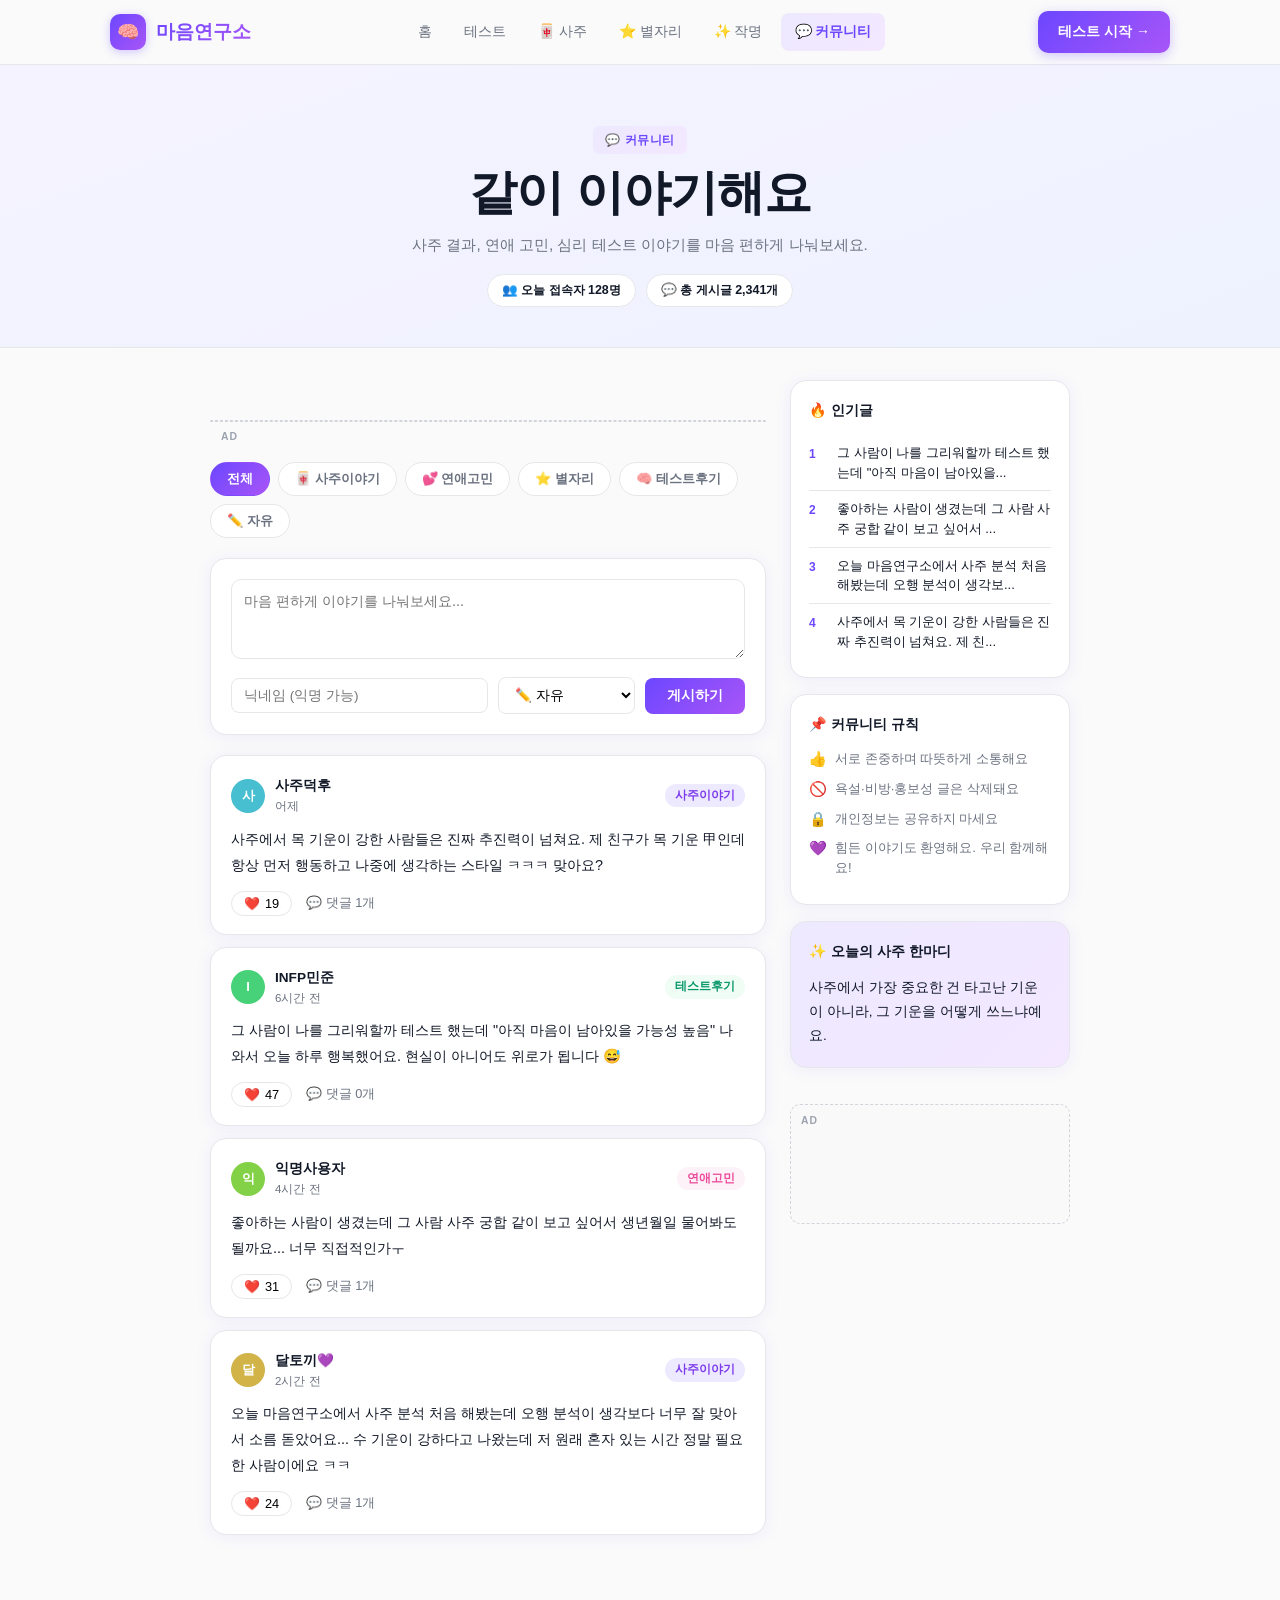
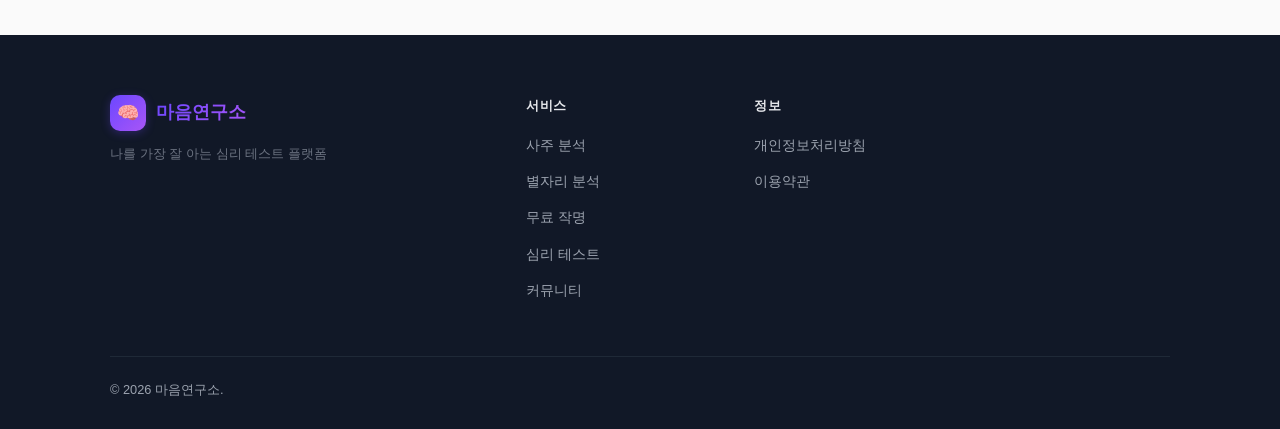
<file: community.html>
﻿<!DOCTYPE html>
<html lang="ko">
<head>
  <meta charset="UTF-8" />
  <meta name="viewport" content="width=device-width, initial-scale=1.0" />
  <title>커뮤니티 — 마음연구소</title>
  <meta name="description" content="마음연구소 커뮤니티 — 사주 이야기, 연애 고민, 심리 테스트 결과를 함께 나눠요." />
  <link rel="stylesheet" href="style.css" />
  <script async src="https://pagead2.googlesyndication.com/pagead/js/adsbygoogle.js?client=ca-pub-2567294396988257" crossorigin="anonymous"></script>
  <script async src="https://www.googletagmanager.com/gtag/js?id=G-405F4WEG03"></script>
  <script>window.dataLayer=window.dataLayer||[];function gtag(){dataLayer.push(arguments);}gtag('js',new Date());gtag('config','G-405F4WEG03');</script>
  <style>
    body { font-family: -apple-system, BlinkMacSystemFont, 'Segoe UI', 'Noto Sans KR', sans-serif; }

    .comm-hero {
      background: linear-gradient(160deg, #F5F3FF 0%, #EEF2FF 100%);
      padding: 60px 0 40px; text-align: center;
      border-bottom: 1px solid var(--border);
    }
    .comm-hero h1 { margin-bottom: 10px; }
    .comm-hero p { color: var(--text-muted); font-size: 0.95rem; }

    .comm-layout {
      max-width: 900px; margin: 0 auto; padding: 32px 20px 100px;
      display: grid; grid-template-columns: 1fr 280px; gap: 24px;
    }
    @media (max-width: 768px) {
      .comm-layout { grid-template-columns: 1fr; }
      .comm-sidebar { order: -1; }
    }

    /* 카테고리 탭 */
    .cat-tabs {
      display: flex; gap: 8px; flex-wrap: wrap; margin-bottom: 20px;
    }
    .cat-tab {
      padding: 7px 16px; border-radius: 20px; font-size: 0.82rem; font-weight: 700;
      border: 1.5px solid var(--border); background: white; cursor: pointer;
      color: var(--text-muted); transition: all 0.2s;
    }
    .cat-tab.active, .cat-tab:hover {
      background: var(--gradient); color: white; border-color: transparent;
    }

    /* 글쓰기 폼 */
    .write-card {
      background: white; border-radius: var(--radius); border: 1px solid var(--border);
      padding: 20px; margin-bottom: 20px; box-shadow: var(--shadow);
    }
    .write-card textarea {
      width: 100%; border: 1.5px solid var(--border); border-radius: 10px;
      padding: 12px; font-size: 0.9rem; font-family: inherit; resize: vertical;
      min-height: 80px; outline: none; box-sizing: border-box;
      transition: border-color 0.2s;
    }
    .write-card textarea:focus { border-color: var(--primary); }
    .write-row {
      display: flex; gap: 10px; align-items: center; margin-top: 10px; flex-wrap: wrap;
    }
    .write-row input {
      flex: 1; min-width: 120px; padding: 9px 12px; border-radius: 8px;
      border: 1.5px solid var(--border); font-size: 0.85rem; font-family: inherit;
      outline: none;
    }
    .write-row input:focus { border-color: var(--primary); }
    .write-row select {
      padding: 9px 12px; border-radius: 8px; border: 1.5px solid var(--border);
      font-size: 0.85rem; font-family: inherit; outline: none; background: white;
    }
    .write-btn {
      padding: 9px 22px; background: var(--gradient); color: white;
      border: none; border-radius: 8px; font-size: 0.85rem; font-weight: 700;
      cursor: pointer; white-space: nowrap;
    }

    /* 게시글 */
    .post-list { display: flex; flex-direction: column; gap: 12px; }
    .post-card {
      background: white; border-radius: var(--radius); border: 1px solid var(--border);
      padding: 18px 20px; box-shadow: var(--shadow); transition: box-shadow 0.2s;
    }
    .post-card:hover { box-shadow: var(--shadow-md); }
    .post-header { display: flex; align-items: center; gap: 10px; margin-bottom: 10px; flex-wrap: wrap; }
    .post-avatar {
      width: 34px; height: 34px; border-radius: 50%;
      background: var(--gradient); display: flex; align-items: center;
      justify-content: center; color: white; font-size: 0.8rem; font-weight: 800;
      flex-shrink: 0;
    }
    .post-meta { flex: 1; }
    .post-nick { font-size: 0.85rem; font-weight: 700; }
    .post-time { font-size: 0.72rem; color: var(--text-muted); }
    .post-cat-badge {
      padding: 2px 10px; border-radius: 20px; font-size: 0.72rem; font-weight: 700;
    }
    .post-body { font-size: 0.9rem; line-height: 1.8; color: var(--text); margin-bottom: 12px; }
    .post-footer {
      display: flex; align-items: center; gap: 14px;
      font-size: 0.8rem; color: var(--text-muted);
    }
    .like-btn {
      background: none; border: 1px solid var(--border); border-radius: 20px;
      padding: 4px 12px; cursor: pointer; font-size: 0.8rem; display: flex;
      align-items: center; gap: 5px; transition: all 0.2s;
    }
    .like-btn:hover, .like-btn.liked {
      background: #FEE2E2; border-color: #FCA5A5; color: #DC2626;
    }
    .comment-toggle {
      background: none; border: none; cursor: pointer; font-size: 0.8rem;
      color: var(--text-muted); display: flex; align-items: center; gap: 4px;
    }
    .comment-toggle:hover { color: var(--primary); }

    /* 댓글 */
    .comments-wrap {
      margin-top: 12px; padding-top: 12px; border-top: 1px solid var(--border);
      display: none;
    }
    .comments-wrap.open { display: block; }
    .comment-item {
      display: flex; gap: 10px; margin-bottom: 10px;
    }
    .comment-avatar {
      width: 26px; height: 26px; border-radius: 50%;
      background: linear-gradient(135deg,#E0E7FF,#C7D2FE);
      display: flex; align-items: center; justify-content: center;
      font-size: 0.65rem; font-weight: 800; color: var(--primary); flex-shrink: 0;
    }
    .comment-bubble {
      background: #F9FAFB; border-radius: 10px; padding: 8px 12px; flex: 1;
    }
    .comment-nick { font-size: 0.75rem; font-weight: 700; margin-bottom: 3px; }
    .comment-text { font-size: 0.82rem; line-height: 1.6; color: var(--text); }
    .comment-form { display: flex; gap: 8px; margin-top: 10px; }
    .comment-form input {
      flex: 1; padding: 8px 12px; border-radius: 8px; border: 1.5px solid var(--border);
      font-size: 0.82rem; font-family: inherit; outline: none;
    }
    .comment-form input:focus { border-color: var(--primary); }
    .comment-form button {
      padding: 8px 14px; background: var(--gradient); color: white;
      border: none; border-radius: 8px; font-size: 0.8rem; font-weight: 700; cursor: pointer;
    }

    /* 사이드바 */
    .comm-sidebar { display: flex; flex-direction: column; gap: 16px; }
    .sidebar-card {
      background: white; border-radius: var(--radius); border: 1px solid var(--border);
      padding: 18px; box-shadow: var(--shadow);
    }
    .sidebar-card h4 { font-size: 0.88rem; font-weight: 800; margin-bottom: 12px; }
    .hot-post-item {
      display: flex; gap: 10px; align-items: flex-start; padding: 8px 0;
      border-bottom: 1px solid var(--border); cursor: pointer;
    }
    .hot-post-item:last-child { border-bottom: none; }
    .hot-rank {
      font-size: 0.75rem; font-weight: 900; color: var(--primary);
      width: 18px; flex-shrink: 0; padding-top: 1px;
    }
    .hot-text { font-size: 0.82rem; line-height: 1.5; color: var(--text); }
    .hot-text:hover { color: var(--primary); }

    .rule-item {
      display: flex; gap: 8px; align-items: flex-start; margin-bottom: 8px;
      font-size: 0.82rem; color: var(--text-muted); line-height: 1.5;
    }
    .rule-icon { font-size: 0.9rem; flex-shrink: 0; }

    /* 광고 위치 */
    .comm-ad { margin: 20px 0; }

    /* empty state */
    .empty-state { text-align: center; padding: 40px 20px; color: var(--text-muted); }
    .empty-state div { font-size: 2.5rem; margin-bottom: 12px; }
  </style>
</head>
<body>

<header class="header">
  <div class="header-inner">
    <a href="index.html" class="logo">
      <div class="logo-icon">🧠</div>
      <span class="text-gradient">마음연구소</span>
    </a>
    <nav class="nav">
      <a href="index.html">홈</a>
      <a href="tests.html">테스트</a>
      <a href="saju.html">🀄 사주</a>
      <a href="astro.html">⭐ 별자리</a>
      <a href="naming.html">✨ 작명</a>
      <a href="community.html" class="active">💬 커뮤니티</a>
    </nav>
    <a href="tests.html" class="header-cta">테스트 시작 →</a>
  </div>
</header>

<!-- 히어로 -->
<div class="comm-hero">
  <div class="container">
    <div class="section-eyebrow">💬 커뮤니티</div>
    <h1>같이 이야기해요</h1>
    <p>사주 결과, 연애 고민, 심리 테스트 이야기를 마음 편하게 나눠보세요.</p>
    <div style="display:flex;gap:10px;justify-content:center;margin-top:16px;flex-wrap:wrap;">
      <span style="background:white;border:1px solid var(--border);padding:5px 14px;border-radius:20px;font-size:0.78rem;font-weight:700;">👥 오늘 접속자 128명</span>
      <span style="background:white;border:1px solid var(--border);padding:5px 14px;border-radius:20px;font-size:0.78rem;font-weight:700;">💬 총 게시글 2,341개</span>
    </div>
  </div>
</div>

<div class="comm-layout">
  <!-- 메인 피드 -->
  <div class="comm-main">
    <!-- 광고 -->
    <div class="ad-container comm-ad">
      <div class="ad-banner" style="max-width:100%;margin:0;"></div>
    </div>

    <!-- 카테고리 탭 -->
    <div class="cat-tabs" id="catTabs">
      <button class="cat-tab active" data-cat="전체">전체</button>
      <button class="cat-tab" data-cat="사주이야기">🀄 사주이야기</button>
      <button class="cat-tab" data-cat="연애고민">💕 연애고민</button>
      <button class="cat-tab" data-cat="별자리">⭐ 별자리</button>
      <button class="cat-tab" data-cat="테스트후기">🧠 테스트후기</button>
      <button class="cat-tab" data-cat="자유">✏️ 자유</button>
    </div>

    <!-- 글쓰기 -->
    <div class="write-card">
      <textarea id="postContent" placeholder="마음 편하게 이야기를 나눠보세요..."></textarea>
      <div class="write-row">
        <input id="postNick" type="text" placeholder="닉네임 (익명 가능)" maxlength="12" />
        <select id="postCat">
          <option value="자유">✏️ 자유</option>
          <option value="사주이야기">🀄 사주이야기</option>
          <option value="연애고민">💕 연애고민</option>
          <option value="별자리">⭐ 별자리</option>
          <option value="테스트후기">🧠 테스트후기</option>
        </select>
        <button class="write-btn" onclick="submitPost()">게시하기</button>
      </div>
    </div>

    <!-- 게시글 목록 -->
    <div class="post-list" id="postList"></div>
  </div>

  <!-- 사이드바 -->
  <div class="comm-sidebar">
    <div class="sidebar-card">
      <h4>🔥 인기글</h4>
      <div id="hotPosts"></div>
    </div>

    <div class="sidebar-card">
      <h4>📌 커뮤니티 규칙</h4>
      <div class="rule-item"><span class="rule-icon">👍</span><span>서로 존중하며 따뜻하게 소통해요</span></div>
      <div class="rule-item"><span class="rule-icon">🚫</span><span>욕설·비방·홍보성 글은 삭제돼요</span></div>
      <div class="rule-item"><span class="rule-icon">🔒</span><span>개인정보는 공유하지 마세요</span></div>
      <div class="rule-item"><span class="rule-icon">💜</span><span>힘든 이야기도 환영해요. 우리 함께해요!</span></div>
    </div>

    <div class="sidebar-card" style="background:var(--gradient-soft);">
      <h4>✨ 오늘의 사주 한마디</h4>
      <p id="dailyQuote" style="font-size:0.85rem;line-height:1.8;color:var(--text);"></p>
    </div>

    <!-- 사이드 광고 -->
    <div class="ad-container">
      <div class="ad-banner" style="max-width:100%;margin:0;min-height:120px;"></div>
    </div>
  </div>
</div>

<footer class="footer">
  <div class="container">
    <div class="footer-grid">
      <div>
        <div class="logo" style="margin-bottom:12px;">
          <div class="logo-icon">🧠</div>
          <span class="text-gradient" style="font-size:1.1rem;font-weight:800;">마음연구소</span>
        </div>
        <p style="font-size:0.82rem;color:var(--text-muted);">나를 가장 잘 아는 심리 테스트 플랫폼</p>
      </div>
      <div><h4>서비스</h4><ul>
        <li><a href="saju.html">사주 분석</a></li>
        <li><a href="astro.html">별자리 분석</a></li>
        <li><a href="naming.html">무료 작명</a></li>
        <li><a href="tests.html">심리 테스트</a></li>
        <li><a href="community.html">커뮤니티</a></li>
      </ul></div>
      <div><h4>정보</h4><ul>
        <li><a href="privacy.html">개인정보처리방침</a></li>
        <li><a href="terms.html">이용약관</a></li>
      </ul></div>
    </div>
    <div class="footer-bottom"><span>© 2026 마음연구소.</span></div>
  </div>
</footer>

<nav class="mobile-bottom-nav">
  <div class="mobile-bottom-nav-inner">
    <a href="index.html" class="mobile-nav-item"><span class="nav-icon">🏠</span>홈</a>
    <a href="tests.html" class="mobile-nav-item"><span class="nav-icon">🧠</span>테스트</a>
    <a href="saju.html" class="mobile-nav-item"><span class="nav-icon">🀄</span>사주</a>
    <a href="astro.html" class="mobile-nav-item"><span class="nav-icon">⭐</span>별자리</a>
    <a href="community.html" class="mobile-nav-item active"><span class="nav-icon">💬</span>커뮤니티</a>
  </div>
</nav>

<script>
const CAT_COLORS = {
  '사주이야기':'#EDE9FE,#7C3AED','연애고민':'#FDF2F8,#EC4899','별자리':'#EFF6FF,#2563EB',
  '테스트후기':'#F0FDF4,#059669','자유':'#F9FAFB,#6B7280'
};
const DAILY_QUOTES = [
  '사주는 운명을 결정하는 것이 아니라, 더 나은 선택을 위한 나침반이에요.',
  '오행은 서로 돕고 견제하며 균형을 만들어요. 당신의 삶도 그렇게 흐르고 있어요.',
  '지금 이 순간, 당신의 선택이 사주보다 더 강력한 힘을 가지고 있어요.',
  '용신을 알면 막힌 운을 뚫는 열쇠를 찾을 수 있어요.',
  '대운이 바뀌는 시기는 위기이자 기회예요. 준비된 사람에게만 보이는 문이 열려요.',
  '사주에서 가장 중요한 건 타고난 기운이 아니라, 그 기운을 어떻게 쓰느냐예요.',
];

let posts = [];
let currentCat = '전체';

function loadPosts() {
  try { posts = JSON.parse(localStorage.getItem('mrlPosts') || '[]'); } catch(e) { posts = []; }
  if (posts.length === 0) {
    posts = [
      { id: 1, nick: '달토끼💜', cat: '사주이야기', content: '오늘 마음연구소에서 사주 분석 처음 해봤는데 오행 분석이 생각보다 너무 잘 맞아서 소름 돋았어요... 수 기운이 강하다고 나왔는데 저 원래 혼자 있는 시간 정말 필요한 사람이에요 ㅋㅋ', time: '2시간 전', likes: 24, comments: [{ nick: '별빛✨', text: '저도 수 기운인데 공감 100%예요ㅠㅠ' }] },
      { id: 2, nick: '익명사용자', cat: '연애고민', content: '좋아하는 사람이 생겼는데 그 사람 사주 궁합 같이 보고 싶어서 생년월일 물어봐도 될까요... 너무 직접적인가ㅜ', time: '4시간 전', likes: 31, comments: [{ nick: '초코라떼', text: '별자리 물어본다고 하면 자연스러울 수도 있어요 ㅎㅎ' }] },
      { id: 3, nick: 'INFP민준', cat: '테스트후기', content: '그 사람이 나를 그리워할까 테스트 했는데 "아직 마음이 남아있을 가능성 높음" 나와서 오늘 하루 행복했어요. 현실이 아니어도 위로가 됩니다 😅', time: '6시간 전', likes: 47, comments: [] },
      { id: 4, nick: '사주덕후', cat: '사주이야기', content: '사주에서 목 기운이 강한 사람들은 진짜 추진력이 넘쳐요. 제 친구가 목 기운 甲인데 항상 먼저 행동하고 나중에 생각하는 스타일 ㅋㅋㅋ 맞아요?', time: '어제', likes: 19, comments: [{ nick: '연구소팬', text: '목 기운 친구 있는데 진짜 딱이에요ㅋㅋ' }] },
    ];
    savePosts();
  }
}

function savePosts() {
  try { localStorage.setItem('mrlPosts', JSON.stringify(posts)); } catch(e) {}
}

function getCatBadge(cat) {
  const c = CAT_COLORS[cat] || '#F9FAFB,#6B7280';
  const [bg, color] = c.split(',');
  return `<span class="post-cat-badge" style="background:${bg};color:${color};">${cat}</span>`;
}

function timeAgo(ms) {
  const diff = Date.now() - ms;
  if (diff < 60000) return '방금 전';
  if (diff < 3600000) return Math.floor(diff/60000) + '분 전';
  if (diff < 86400000) return Math.floor(diff/3600000) + '시간 전';
  return Math.floor(diff/86400000) + '일 전';
}

function renderPosts() {
  const list = document.getElementById('postList');
  const filtered = currentCat === '전체' ? posts : posts.filter(p => p.cat === currentCat);
  if (filtered.length === 0) {
    list.innerHTML = '<div class="empty-state"><div>🌙</div><p>아직 게시글이 없어요.<br>첫 번째로 이야기를 시작해보세요!</p></div>';
    return;
  }
  list.innerHTML = filtered.slice().reverse().map(p => {
    const avatarText = p.nick ? p.nick[0] : '?';
    const comments = p.comments || [];
    return `
    <div class="post-card" id="post-${p.id}">
      <div class="post-header">
        <div class="post-avatar" style="background:hsl(${(p.id*47)%360},60%,55%);">${avatarText}</div>
        <div class="post-meta">
          <div class="post-nick">${p.nick || '익명'}</div>
          <div class="post-time">${typeof p.time === 'number' ? timeAgo(p.time) : p.time}</div>
        </div>
        ${getCatBadge(p.cat)}
      </div>
      <div class="post-body">${p.content.replace(/\n/g,'<br>')}</div>
      <div class="post-footer">
        <button class="like-btn ${(getLikedIds().includes(p.id)?'liked':'')}" onclick="toggleLike(${p.id})">
          ❤️ <span id="likes-${p.id}">${p.likes||0}</span>
        </button>
        <button class="comment-toggle" onclick="toggleComments(${p.id})">
          💬 댓글 ${comments.length}개
        </button>
      </div>
      <div class="comments-wrap" id="comments-${p.id}">
        ${comments.map(c=>`
          <div class="comment-item">
            <div class="comment-avatar">${c.nick?c.nick[0]:'?'}</div>
            <div class="comment-bubble">
              <div class="comment-nick">${c.nick||'익명'}</div>
              <div class="comment-text">${c.text}</div>
            </div>
          </div>`).join('')}
        <div class="comment-form">
          <input type="text" placeholder="댓글 달기..." id="cInput-${p.id}" maxlength="100" onkeydown="if(event.key==='Enter')addComment(${p.id})" />
          <button onclick="addComment(${p.id})">등록</button>
        </div>
      </div>
    </div>`;
  }).join('');

  renderHotPosts();
}

function getLikedIds() {
  try { return JSON.parse(localStorage.getItem('mrlLiked')||'[]'); } catch(e) { return []; }
}

function toggleLike(id) {
  const liked = getLikedIds();
  const post = posts.find(p=>p.id===id);
  if (!post) return;
  if (liked.includes(id)) {
    post.likes = Math.max(0,(post.likes||0)-1);
    localStorage.setItem('mrlLiked', JSON.stringify(liked.filter(x=>x!==id)));
  } else {
    post.likes = (post.likes||0)+1;
    liked.push(id);
    localStorage.setItem('mrlLiked', JSON.stringify(liked));
  }
  savePosts();
  document.getElementById(`likes-${id}`).textContent = post.likes;
  const btn = document.querySelector(`#post-${id} .like-btn`);
  if (btn) btn.classList.toggle('liked', getLikedIds().includes(id));
}

function toggleComments(id) {
  const wrap = document.getElementById(`comments-${id}`);
  if (wrap) wrap.classList.toggle('open');
}

function addComment(postId) {
  const input = document.getElementById(`cInput-${postId}`);
  const text = (input?.value||'').trim();
  if (!text) return;
  const post = posts.find(p=>p.id===postId);
  if (!post) return;
  if (!post.comments) post.comments = [];
  post.comments.push({ nick: '익명', text });
  savePosts();
  input.value = '';
  renderPosts();
  setTimeout(()=>{
    document.getElementById(`comments-${postId}`)?.classList.add('open');
  },50);
}

function submitPost() {
  const content = document.getElementById('postContent').value.trim();
  const nick = document.getElementById('postNick').value.trim() || '익명';
  const cat = document.getElementById('postCat').value;
  if (!content) { alert('내용을 입력해주세요!'); return; }
  const newPost = {
    id: Date.now(),
    nick, cat, content,
    time: Date.now(),
    likes: 0, comments: []
  };
  posts.push(newPost);
  savePosts();
  document.getElementById('postContent').value = '';
  document.getElementById('postNick').value = '';
  renderPosts();
}

function renderHotPosts() {
  const hot = posts.slice().sort((a,b)=>(b.likes||0)-(a.likes||0)).slice(0,5);
  const el = document.getElementById('hotPosts');
  if (!el) return;
  el.innerHTML = hot.map((p,i)=>`
    <div class="hot-post-item" onclick="toggleComments(${p.id});document.getElementById('post-${p.id}')?.scrollIntoView({behavior:'smooth'})">
      <div class="hot-rank">${i+1}</div>
      <div class="hot-text">${p.content.slice(0,35)}${p.content.length>35?'...':''}</div>
    </div>`).join('');
}

// 카테고리 탭
document.getElementById('catTabs').addEventListener('click', e => {
  const btn = e.target.closest('.cat-tab');
  if (!btn) return;
  document.querySelectorAll('.cat-tab').forEach(t=>t.classList.remove('active'));
  btn.classList.add('active');
  currentCat = btn.dataset.cat;
  renderPosts();
});

// 오늘의 한마디
const quoteEl = document.getElementById('dailyQuote');
if (quoteEl) quoteEl.textContent = DAILY_QUOTES[new Date().getDay() % DAILY_QUOTES.length];

loadPosts();
renderPosts();
</script>
</body>
</html>
</file>
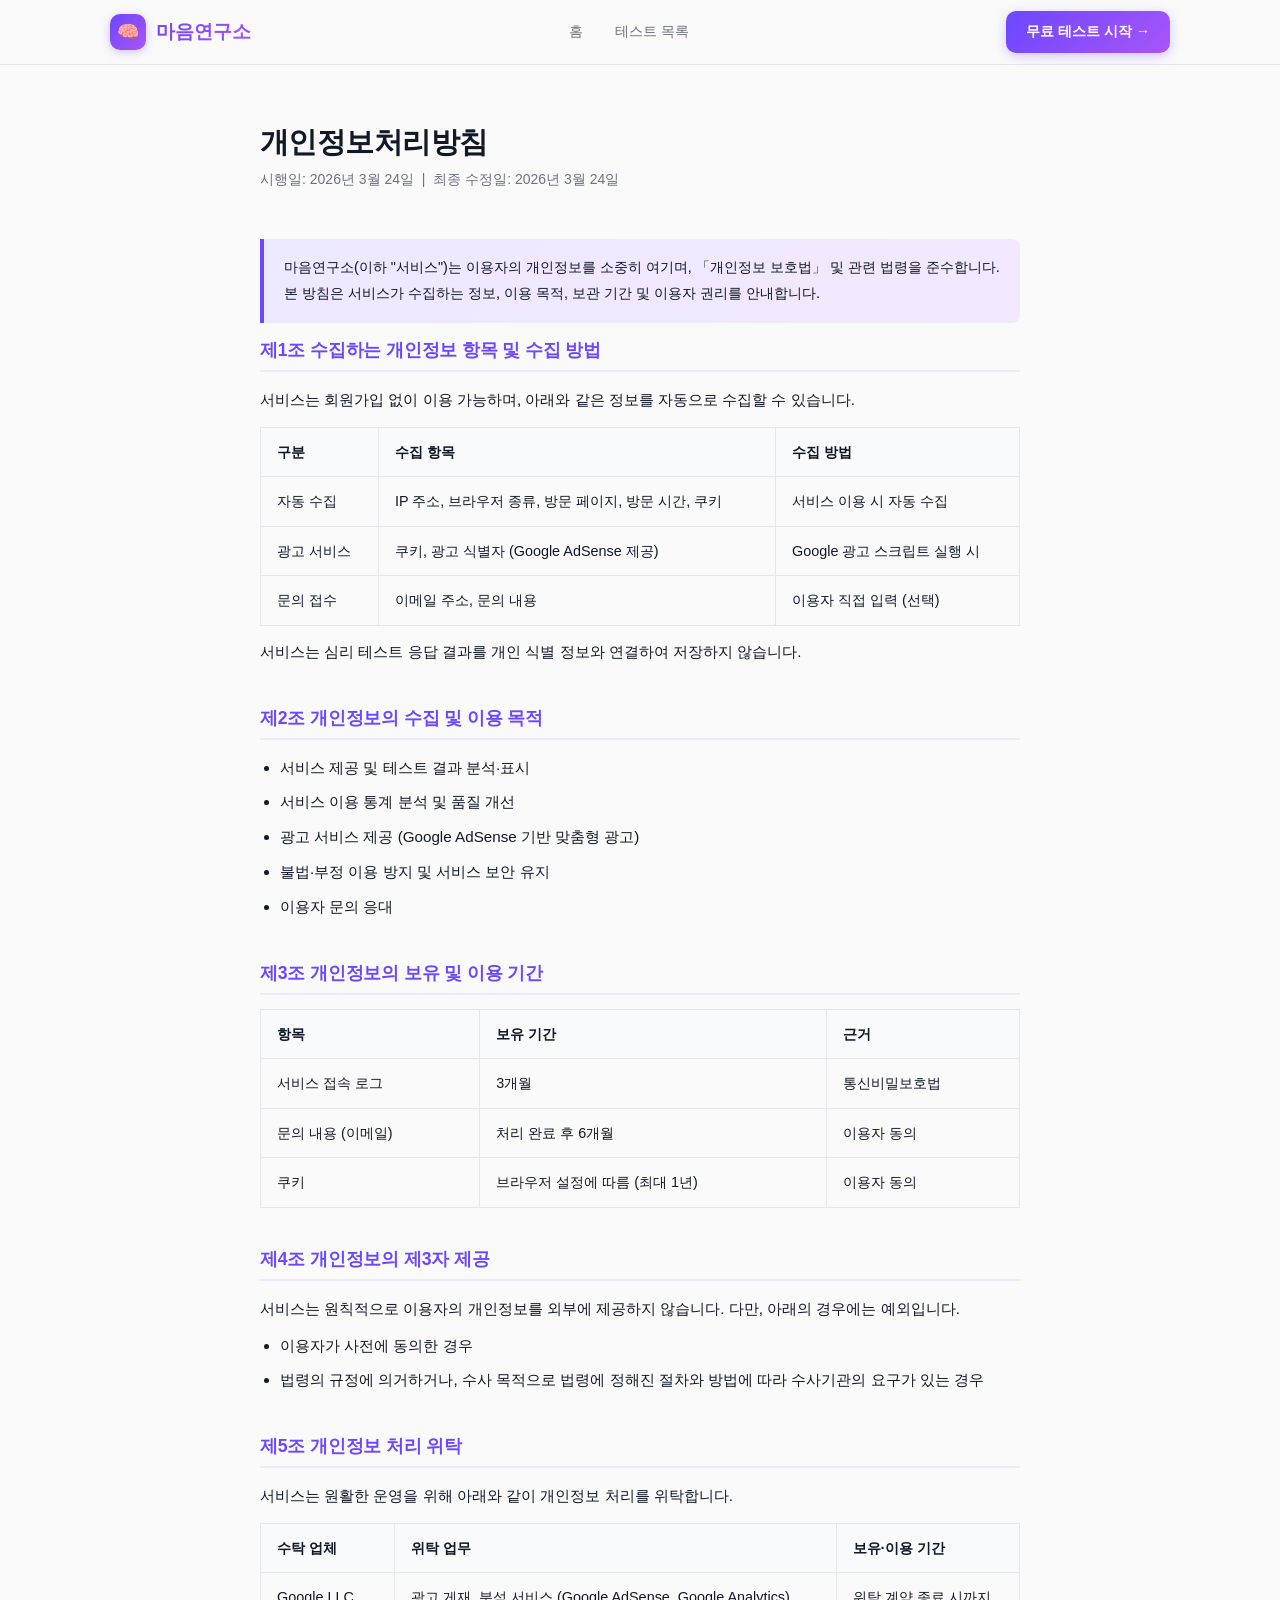
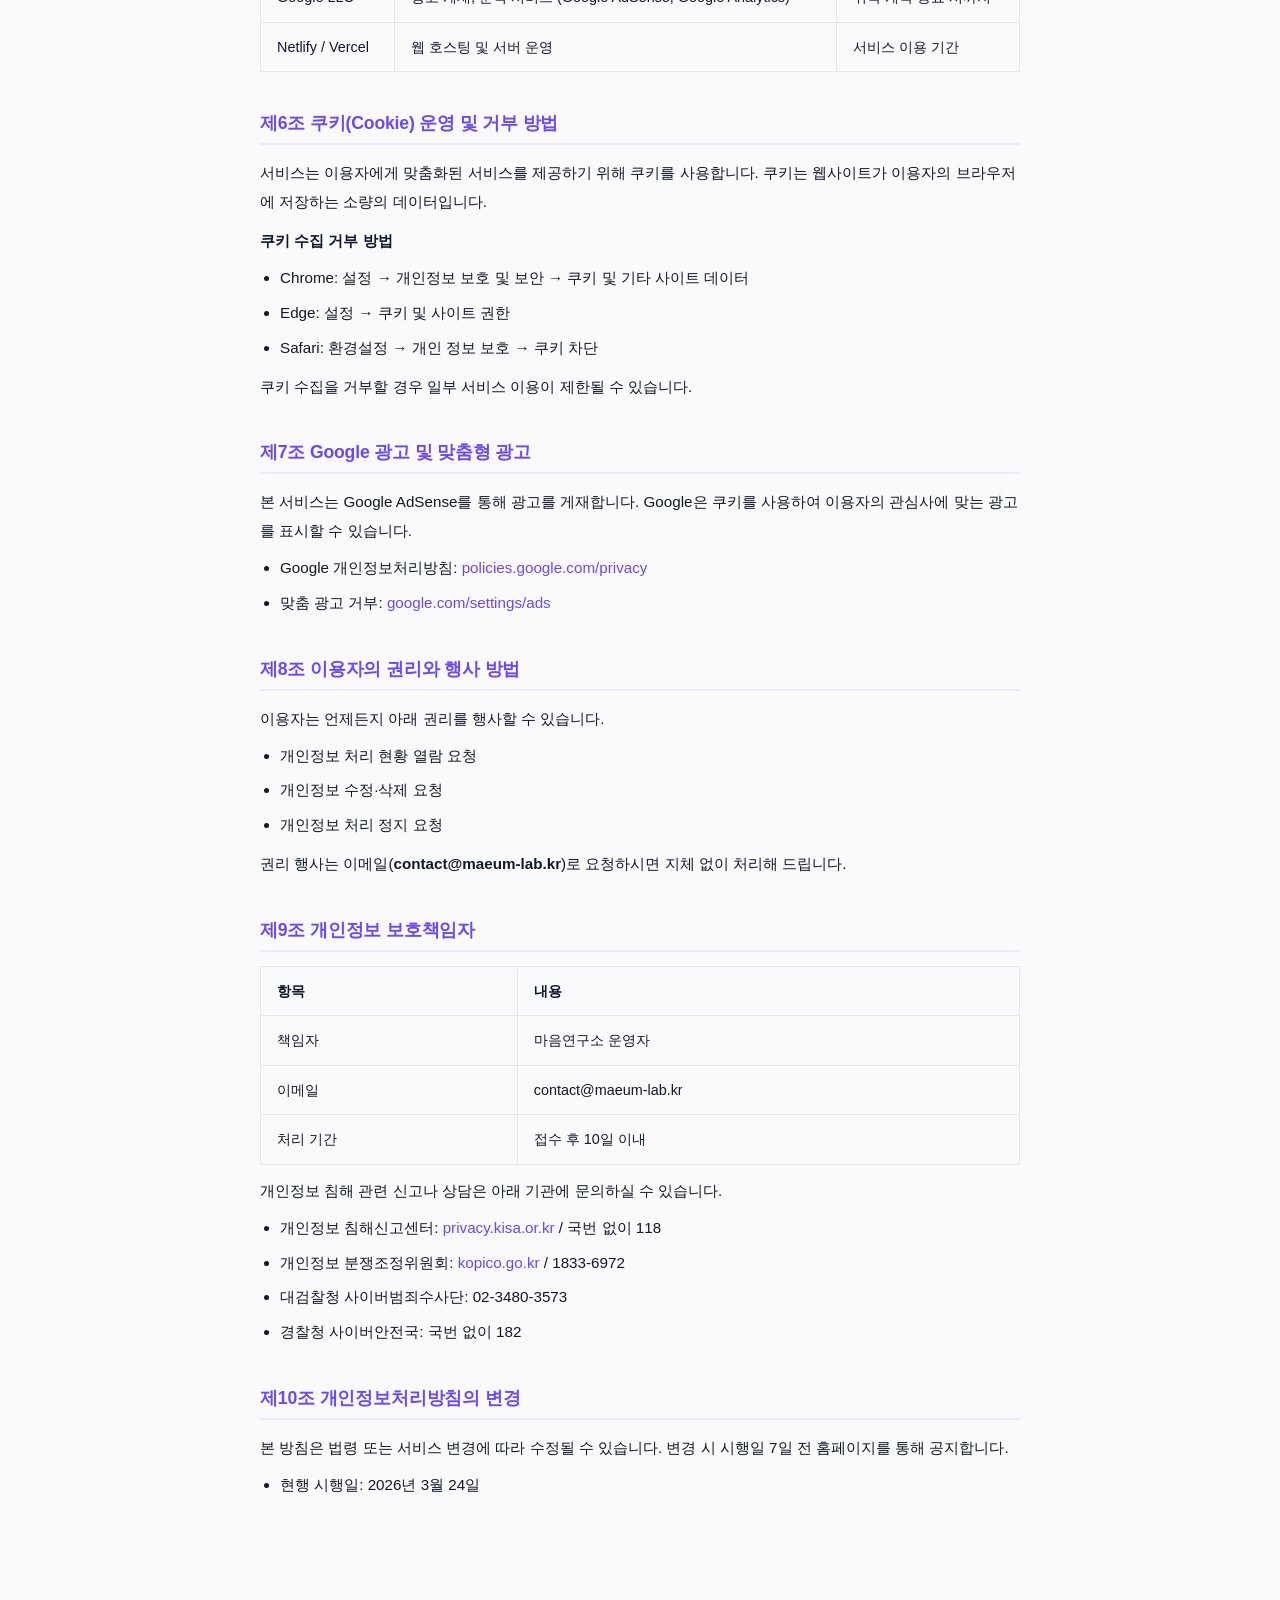
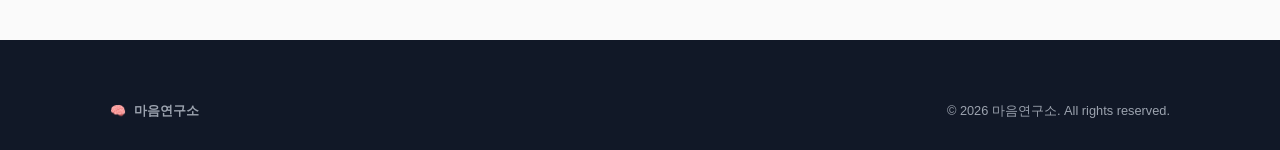
<file: privacy.html>
﻿<!DOCTYPE html>
<html lang="ko">
<head>
  <meta charset="UTF-8" />
  <meta name="viewport" content="width=device-width, initial-scale=1.0" />
  <title>개인정보처리방침 — 마음연구소</title>
  <link rel="stylesheet" href="style.css" />
  <script async src="https://pagead2.googlesyndication.com/pagead/js/adsbygoogle.js?client=ca-pub-2567294396988257"
     crossorigin="anonymous"></script>
  <style>
    body { font-family: -apple-system, BlinkMacSystemFont, 'Segoe UI', sans-serif; }
    .policy-wrap { max-width: 800px; margin: 0 auto; padding: 60px 20px 100px; }
    .policy-wrap h1 { font-size: 1.8rem; margin-bottom: 8px; }
    .policy-date { font-size: 0.875rem; color: var(--text-muted); margin-bottom: 48px; }
    .policy-section { margin-bottom: 40px; }
    .policy-section h2 {
      font-size: 1.1rem; font-weight: 700;
      color: var(--primary); margin-bottom: 14px;
      padding-bottom: 8px; border-bottom: 2px solid var(--gradient-soft);
      border-bottom: 2px solid #EDE9FE;
    }
    .policy-section p, .policy-section li {
      font-size: 0.95rem; color: var(--text); line-height: 1.9;
    }
    .policy-section ul { padding-left: 20px; margin-top: 8px; }
    .policy-section li { margin-bottom: 6px; }
    .policy-table {
      width: 100%; border-collapse: collapse; margin-top: 12px; font-size: 0.9rem;
    }
    .policy-table th, .policy-table td {
      border: 1px solid var(--border); padding: 12px 16px;
      text-align: left; line-height: 1.7;
    }
    .policy-table th {
      background: #F9FAFB; font-weight: 700; color: var(--text);
    }
    .highlight-box {
      background: var(--gradient-soft); border-left: 4px solid var(--primary);
      padding: 16px 20px; border-radius: 0 8px 8px 0; margin: 16px 0;
      font-size: 0.9rem; color: var(--text); line-height: 1.8;
    }
  </style>
  <!-- Google Analytics -->
  <script async src="https://www.googletagmanager.com/gtag/js?id=G-405F4WEG03"></script>
  <script>
    window.dataLayer = window.dataLayer || [];
    function gtag(){dataLayer.push(arguments);}
    gtag('js', new Date());
    gtag('config', 'G-405F4WEG03');
  </script></head>
<body>

<header class="header">
  <div class="header-inner">
    <a href="index.html" class="logo">
      <div class="logo-icon">🧠</div>
      <span class="text-gradient">마음연구소</span>
    </a>
    <nav class="nav">
      <a href="index.html">홈</a>
      <a href="tests.html">테스트 목록</a>
    </nav>
    <a href="tests.html" class="header-cta">무료 테스트 시작 →</a>
  </div>
</header>

<div class="policy-wrap">
  <h1>개인정보처리방침</h1>
  <p class="policy-date">시행일: 2026년 3월 24일 &nbsp;|&nbsp; 최종 수정일: 2026년 3월 24일</p>

  <div class="highlight-box">
    마음연구소(이하 "서비스")는 이용자의 개인정보를 소중히 여기며, 「개인정보 보호법」 및 관련 법령을 준수합니다.
    본 방침은 서비스가 수집하는 정보, 이용 목적, 보관 기간 및 이용자 권리를 안내합니다.
  </div>

  <!-- 1 -->
  <div class="policy-section">
    <h2>제1조 수집하는 개인정보 항목 및 수집 방법</h2>
    <p>서비스는 회원가입 없이 이용 가능하며, 아래와 같은 정보를 자동으로 수집할 수 있습니다.</p>
    <table class="policy-table">
      <tr>
        <th>구분</th>
        <th>수집 항목</th>
        <th>수집 방법</th>
      </tr>
      <tr>
        <td>자동 수집</td>
        <td>IP 주소, 브라우저 종류, 방문 페이지, 방문 시간, 쿠키</td>
        <td>서비스 이용 시 자동 수집</td>
      </tr>
      <tr>
        <td>광고 서비스</td>
        <td>쿠키, 광고 식별자 (Google AdSense 제공)</td>
        <td>Google 광고 스크립트 실행 시</td>
      </tr>
      <tr>
        <td>문의 접수</td>
        <td>이메일 주소, 문의 내용</td>
        <td>이용자 직접 입력 (선택)</td>
      </tr>
    </table>
    <p style="margin-top:12px;">서비스는 심리 테스트 응답 결과를 개인 식별 정보와 연결하여 저장하지 않습니다.</p>
  </div>

  <!-- 2 -->
  <div class="policy-section">
    <h2>제2조 개인정보의 수집 및 이용 목적</h2>
    <ul>
      <li>서비스 제공 및 테스트 결과 분석·표시</li>
      <li>서비스 이용 통계 분석 및 품질 개선</li>
      <li>광고 서비스 제공 (Google AdSense 기반 맞춤형 광고)</li>
      <li>불법·부정 이용 방지 및 서비스 보안 유지</li>
      <li>이용자 문의 응대</li>
    </ul>
  </div>

  <!-- 3 -->
  <div class="policy-section">
    <h2>제3조 개인정보의 보유 및 이용 기간</h2>
    <table class="policy-table">
      <tr>
        <th>항목</th>
        <th>보유 기간</th>
        <th>근거</th>
      </tr>
      <tr>
        <td>서비스 접속 로그</td>
        <td>3개월</td>
        <td>통신비밀보호법</td>
      </tr>
      <tr>
        <td>문의 내용 (이메일)</td>
        <td>처리 완료 후 6개월</td>
        <td>이용자 동의</td>
      </tr>
      <tr>
        <td>쿠키</td>
        <td>브라우저 설정에 따름 (최대 1년)</td>
        <td>이용자 동의</td>
      </tr>
    </table>
  </div>

  <!-- 4 -->
  <div class="policy-section">
    <h2>제4조 개인정보의 제3자 제공</h2>
    <p>서비스는 원칙적으로 이용자의 개인정보를 외부에 제공하지 않습니다. 다만, 아래의 경우에는 예외입니다.</p>
    <ul>
      <li>이용자가 사전에 동의한 경우</li>
      <li>법령의 규정에 의거하거나, 수사 목적으로 법령에 정해진 절차와 방법에 따라 수사기관의 요구가 있는 경우</li>
    </ul>
  </div>

  <!-- 5 -->
  <div class="policy-section">
    <h2>제5조 개인정보 처리 위탁</h2>
    <p>서비스는 원활한 운영을 위해 아래와 같이 개인정보 처리를 위탁합니다.</p>
    <table class="policy-table">
      <tr>
        <th>수탁 업체</th>
        <th>위탁 업무</th>
        <th>보유·이용 기간</th>
      </tr>
      <tr>
        <td>Google LLC</td>
        <td>광고 게재, 분석 서비스 (Google AdSense, Google Analytics)</td>
        <td>위탁 계약 종료 시까지</td>
      </tr>
      <tr>
        <td>Netlify / Vercel</td>
        <td>웹 호스팅 및 서버 운영</td>
        <td>서비스 이용 기간</td>
      </tr>
    </table>
  </div>

  <!-- 6 -->
  <div class="policy-section">
    <h2>제6조 쿠키(Cookie) 운영 및 거부 방법</h2>
    <p>서비스는 이용자에게 맞춤화된 서비스를 제공하기 위해 쿠키를 사용합니다. 쿠키는 웹사이트가 이용자의 브라우저에 저장하는 소량의 데이터입니다.</p>
    <p style="margin-top:10px;"><strong>쿠키 수집 거부 방법</strong></p>
    <ul>
      <li>Chrome: 설정 → 개인정보 보호 및 보안 → 쿠키 및 기타 사이트 데이터</li>
      <li>Edge: 설정 → 쿠키 및 사이트 권한</li>
      <li>Safari: 환경설정 → 개인 정보 보호 → 쿠키 차단</li>
    </ul>
    <p style="margin-top:10px;">쿠키 수집을 거부할 경우 일부 서비스 이용이 제한될 수 있습니다.</p>
  </div>

  <!-- 7 -->
  <div class="policy-section">
    <h2>제7조 Google 광고 및 맞춤형 광고</h2>
    <p>본 서비스는 Google AdSense를 통해 광고를 게재합니다. Google은 쿠키를 사용하여 이용자의 관심사에 맞는 광고를 표시할 수 있습니다.</p>
    <ul>
      <li>Google 개인정보처리방침: <a href="https://policies.google.com/privacy" target="_blank" style="color:var(--primary);">policies.google.com/privacy</a></li>
      <li>맞춤 광고 거부: <a href="https://www.google.com/settings/ads" target="_blank" style="color:var(--primary);">google.com/settings/ads</a></li>
    </ul>
  </div>

  <!-- 8 -->
  <div class="policy-section">
    <h2>제8조 이용자의 권리와 행사 방법</h2>
    <p>이용자는 언제든지 아래 권리를 행사할 수 있습니다.</p>
    <ul>
      <li>개인정보 처리 현황 열람 요청</li>
      <li>개인정보 수정·삭제 요청</li>
      <li>개인정보 처리 정지 요청</li>
    </ul>
    <p style="margin-top:10px;">권리 행사는 이메일(<strong>contact@maeum-lab.kr</strong>)로 요청하시면 지체 없이 처리해 드립니다.</p>
  </div>

  <!-- 9 -->
  <div class="policy-section">
    <h2>제9조 개인정보 보호책임자</h2>
    <table class="policy-table">
      <tr><th>항목</th><th>내용</th></tr>
      <tr><td>책임자</td><td>마음연구소 운영자</td></tr>
      <tr><td>이메일</td><td>contact@maeum-lab.kr</td></tr>
      <tr><td>처리 기간</td><td>접수 후 10일 이내</td></tr>
    </table>
    <p style="margin-top:12px;">개인정보 침해 관련 신고나 상담은 아래 기관에 문의하실 수 있습니다.</p>
    <ul>
      <li>개인정보 침해신고센터: <a href="https://privacy.kisa.or.kr" target="_blank" style="color:var(--primary);">privacy.kisa.or.kr</a> / 국번 없이 118</li>
      <li>개인정보 분쟁조정위원회: <a href="https://www.kopico.go.kr" target="_blank" style="color:var(--primary);">kopico.go.kr</a> / 1833-6972</li>
      <li>대검찰청 사이버범죄수사단: 02-3480-3573</li>
      <li>경찰청 사이버안전국: 국번 없이 182</li>
    </ul>
  </div>

  <!-- 10 -->
  <div class="policy-section">
    <h2>제10조 개인정보처리방침의 변경</h2>
    <p>본 방침은 법령 또는 서비스 변경에 따라 수정될 수 있습니다. 변경 시 시행일 7일 전 홈페이지를 통해 공지합니다.</p>
    <ul>
      <li>현행 시행일: 2026년 3월 24일</li>
    </ul>
  </div>

</div>

<footer class="footer">
  <div class="container">
    <div class="footer-bottom" style="border-top:none;padding-top:0;">
      <a href="index.html" style="color:#9CA3AF;display:flex;align-items:center;gap:8px;">
        <span>🧠</span><strong>마음연구소</strong>
      </a>
      <span style="font-size:0.8rem;">© 2026 마음연구소. All rights reserved.</span>
    </div>
  </div>
</footer>

<nav class="mobile-bottom-nav">
  <div class="mobile-bottom-nav-inner">
    <a href="index.html"   class="mobile-nav-item active">  <span class="nav-icon">🏠</span>홈</a>
    <a href="tests.html"   class="mobile-nav-item"> <span class="nav-icon">🧠</span>테스트</a>
    <a href="saju.html"    class="mobile-nav-item">  <span class="nav-icon">🀄</span>사주</a>
    <a href="astro.html"   class="mobile-nav-item"> <span class="nav-icon">⭐</span>별자리</a>
    <a href="naming.html"  class="mobile-nav-item">  <span class="nav-icon">✨</span>작명</a>
     <a href="pregnancy.html" class="mobile-nav-item"><span class="nav-icon">👶</span>임신운</a>
  </div>
</nav></body>
</html>
</file>
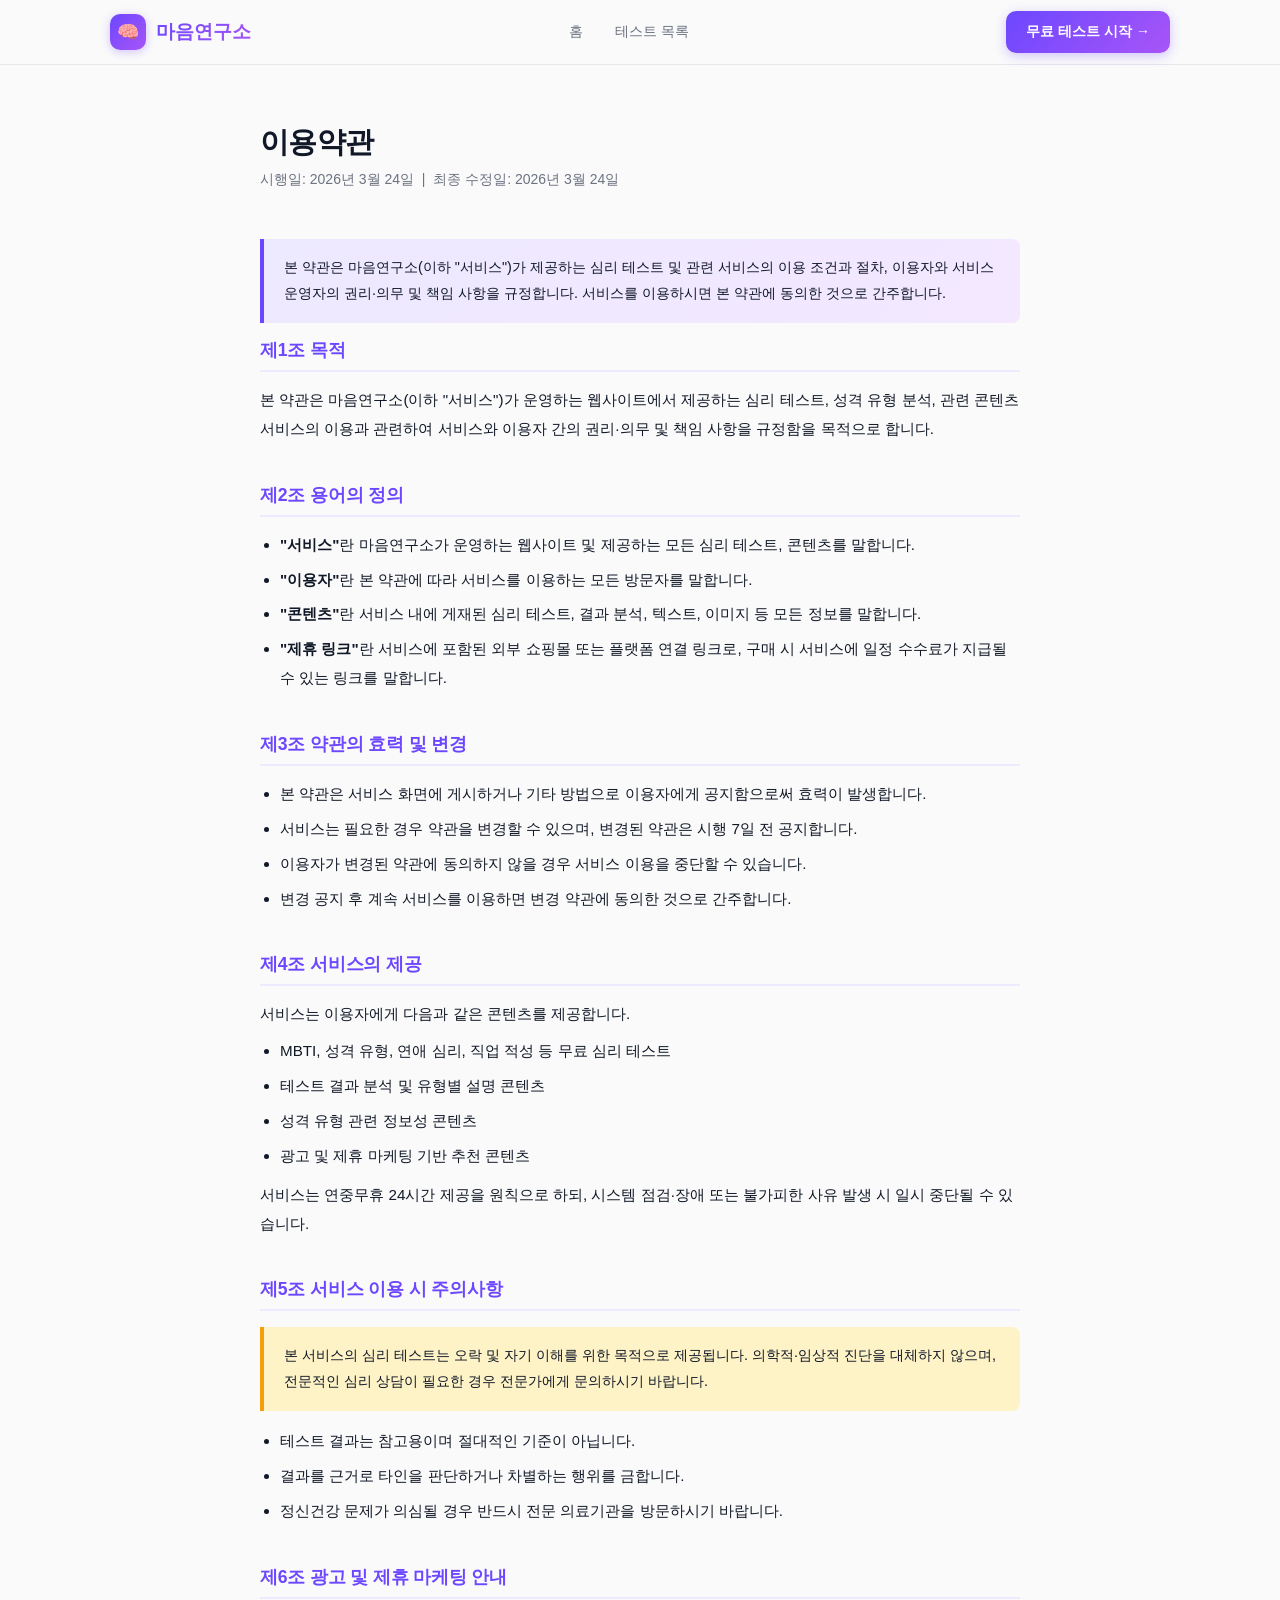
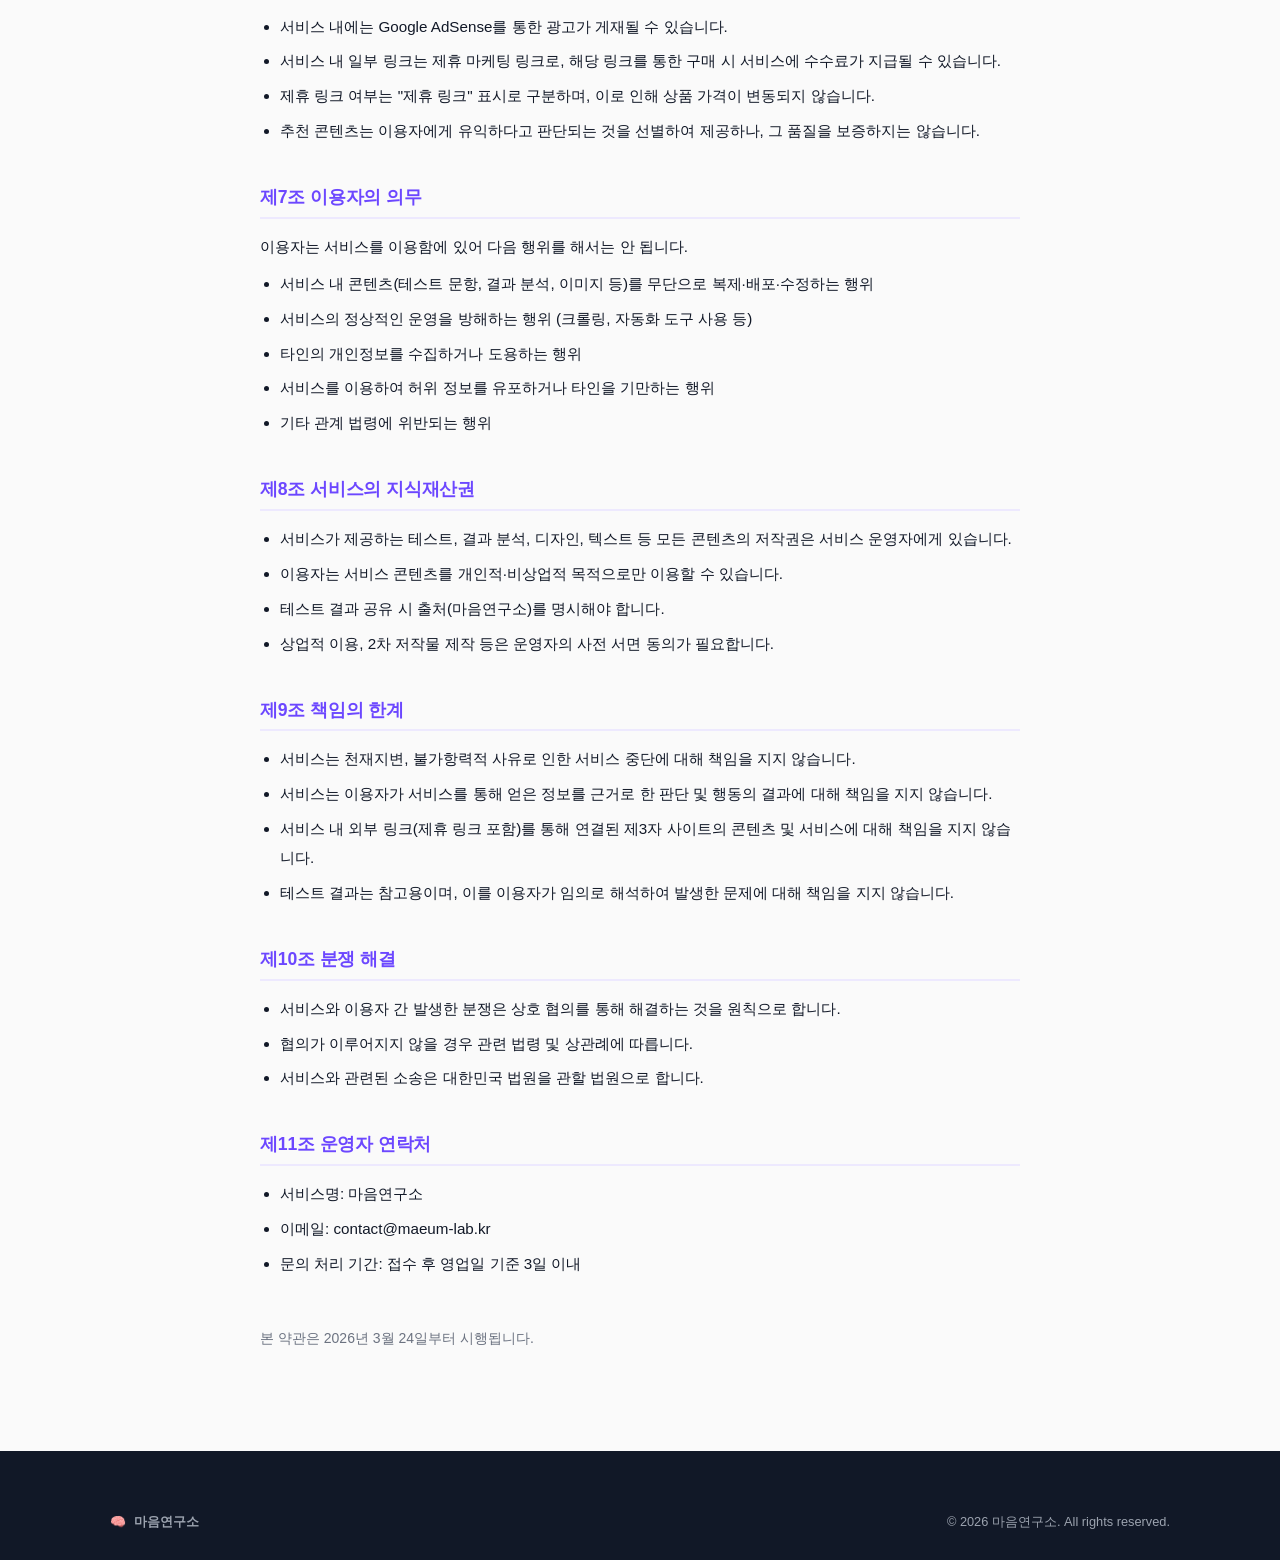
<file: terms.html>
﻿<!DOCTYPE html>
<html lang="ko">
<head>
  <meta charset="UTF-8" />
  <meta name="viewport" content="width=device-width, initial-scale=1.0" />
  <title>이용약관 — 마음연구소</title>
  <link rel="stylesheet" href="style.css" />
  <script async src="https://pagead2.googlesyndication.com/pagead/js/adsbygoogle.js?client=ca-pub-2567294396988257"
     crossorigin="anonymous"></script>
  <style>
    body { font-family: -apple-system, BlinkMacSystemFont, 'Segoe UI', sans-serif; }
    .policy-wrap { max-width: 800px; margin: 0 auto; padding: 60px 20px 100px; }
    .policy-wrap h1 { font-size: 1.8rem; margin-bottom: 8px; }
    .policy-date { font-size: 0.875rem; color: var(--text-muted); margin-bottom: 48px; }
    .policy-section { margin-bottom: 40px; }
    .policy-section h2 {
      font-size: 1.1rem; font-weight: 700;
      color: var(--primary); margin-bottom: 14px;
      padding-bottom: 8px; border-bottom: 2px solid #EDE9FE;
    }
    .policy-section p, .policy-section li {
      font-size: 0.95rem; color: var(--text); line-height: 1.9;
    }
    .policy-section ul { padding-left: 20px; margin-top: 8px; }
    .policy-section li { margin-bottom: 6px; }
    .highlight-box {
      background: var(--gradient-soft); border-left: 4px solid var(--primary);
      padding: 16px 20px; border-radius: 0 8px 8px 0; margin: 16px 0;
      font-size: 0.9rem; color: var(--text); line-height: 1.8;
    }
    .warn-box {
      background: #FEF3C7; border-left: 4px solid #F59E0B;
      padding: 16px 20px; border-radius: 0 8px 8px 0; margin: 16px 0;
      font-size: 0.9rem; color: var(--text); line-height: 1.8;
    }
  </style>
  <!-- Google Analytics -->
  <script async src="https://www.googletagmanager.com/gtag/js?id=G-405F4WEG03"></script>
  <script>
    window.dataLayer = window.dataLayer || [];
    function gtag(){dataLayer.push(arguments);}
    gtag('js', new Date());
    gtag('config', 'G-405F4WEG03');
  </script></head>
<body>

<header class="header">
  <div class="header-inner">
    <a href="index.html" class="logo">
      <div class="logo-icon">🧠</div>
      <span class="text-gradient">마음연구소</span>
    </a>
    <nav class="nav">
      <a href="index.html">홈</a>
      <a href="tests.html">테스트 목록</a>
    </nav>
    <a href="tests.html" class="header-cta">무료 테스트 시작 →</a>
  </div>
</header>

<div class="policy-wrap">
  <h1>이용약관</h1>
  <p class="policy-date">시행일: 2026년 3월 24일 &nbsp;|&nbsp; 최종 수정일: 2026년 3월 24일</p>

  <div class="highlight-box">
    본 약관은 마음연구소(이하 "서비스")가 제공하는 심리 테스트 및 관련 서비스의 이용 조건과 절차,
    이용자와 서비스 운영자의 권리·의무 및 책임 사항을 규정합니다.
    서비스를 이용하시면 본 약관에 동의한 것으로 간주합니다.
  </div>

  <!-- 1 -->
  <div class="policy-section">
    <h2>제1조 목적</h2>
    <p>본 약관은 마음연구소(이하 "서비스")가 운영하는 웹사이트에서 제공하는 심리 테스트, 성격 유형 분석, 관련 콘텐츠 서비스의 이용과 관련하여 서비스와 이용자 간의 권리·의무 및 책임 사항을 규정함을 목적으로 합니다.</p>
  </div>

  <!-- 2 -->
  <div class="policy-section">
    <h2>제2조 용어의 정의</h2>
    <ul>
      <li><strong>"서비스"</strong>란 마음연구소가 운영하는 웹사이트 및 제공하는 모든 심리 테스트, 콘텐츠를 말합니다.</li>
      <li><strong>"이용자"</strong>란 본 약관에 따라 서비스를 이용하는 모든 방문자를 말합니다.</li>
      <li><strong>"콘텐츠"</strong>란 서비스 내에 게재된 심리 테스트, 결과 분석, 텍스트, 이미지 등 모든 정보를 말합니다.</li>
      <li><strong>"제휴 링크"</strong>란 서비스에 포함된 외부 쇼핑몰 또는 플랫폼 연결 링크로, 구매 시 서비스에 일정 수수료가 지급될 수 있는 링크를 말합니다.</li>
    </ul>
  </div>

  <!-- 3 -->
  <div class="policy-section">
    <h2>제3조 약관의 효력 및 변경</h2>
    <ul>
      <li>본 약관은 서비스 화면에 게시하거나 기타 방법으로 이용자에게 공지함으로써 효력이 발생합니다.</li>
      <li>서비스는 필요한 경우 약관을 변경할 수 있으며, 변경된 약관은 시행 7일 전 공지합니다.</li>
      <li>이용자가 변경된 약관에 동의하지 않을 경우 서비스 이용을 중단할 수 있습니다.</li>
      <li>변경 공지 후 계속 서비스를 이용하면 변경 약관에 동의한 것으로 간주합니다.</li>
    </ul>
  </div>

  <!-- 4 -->
  <div class="policy-section">
    <h2>제4조 서비스의 제공</h2>
    <p>서비스는 이용자에게 다음과 같은 콘텐츠를 제공합니다.</p>
    <ul>
      <li>MBTI, 성격 유형, 연애 심리, 직업 적성 등 무료 심리 테스트</li>
      <li>테스트 결과 분석 및 유형별 설명 콘텐츠</li>
      <li>성격 유형 관련 정보성 콘텐츠</li>
      <li>광고 및 제휴 마케팅 기반 추천 콘텐츠</li>
    </ul>
    <p style="margin-top:10px;">서비스는 연중무휴 24시간 제공을 원칙으로 하되, 시스템 점검·장애 또는 불가피한 사유 발생 시 일시 중단될 수 있습니다.</p>
  </div>

  <!-- 5 -->
  <div class="policy-section">
    <h2>제5조 서비스 이용 시 주의사항</h2>
    <div class="warn-box">
      본 서비스의 심리 테스트는 오락 및 자기 이해를 위한 목적으로 제공됩니다.
      의학적·임상적 진단을 대체하지 않으며, 전문적인 심리 상담이 필요한 경우 전문가에게 문의하시기 바랍니다.
    </div>
    <ul>
      <li>테스트 결과는 참고용이며 절대적인 기준이 아닙니다.</li>
      <li>결과를 근거로 타인을 판단하거나 차별하는 행위를 금합니다.</li>
      <li>정신건강 문제가 의심될 경우 반드시 전문 의료기관을 방문하시기 바랍니다.</li>
    </ul>
  </div>

  <!-- 6 -->
  <div class="policy-section">
    <h2>제6조 광고 및 제휴 마케팅 안내</h2>
    <ul>
      <li>서비스 내에는 Google AdSense를 통한 광고가 게재될 수 있습니다.</li>
      <li>서비스 내 일부 링크는 제휴 마케팅 링크로, 해당 링크를 통한 구매 시 서비스에 수수료가 지급될 수 있습니다.</li>
      <li>제휴 링크 여부는 "제휴 링크" 표시로 구분하며, 이로 인해 상품 가격이 변동되지 않습니다.</li>
      <li>추천 콘텐츠는 이용자에게 유익하다고 판단되는 것을 선별하여 제공하나, 그 품질을 보증하지는 않습니다.</li>
    </ul>
  </div>

  <!-- 7 -->
  <div class="policy-section">
    <h2>제7조 이용자의 의무</h2>
    <p>이용자는 서비스를 이용함에 있어 다음 행위를 해서는 안 됩니다.</p>
    <ul>
      <li>서비스 내 콘텐츠(테스트 문항, 결과 분석, 이미지 등)를 무단으로 복제·배포·수정하는 행위</li>
      <li>서비스의 정상적인 운영을 방해하는 행위 (크롤링, 자동화 도구 사용 등)</li>
      <li>타인의 개인정보를 수집하거나 도용하는 행위</li>
      <li>서비스를 이용하여 허위 정보를 유포하거나 타인을 기만하는 행위</li>
      <li>기타 관계 법령에 위반되는 행위</li>
    </ul>
  </div>

  <!-- 8 -->
  <div class="policy-section">
    <h2>제8조 서비스의 지식재산권</h2>
    <ul>
      <li>서비스가 제공하는 테스트, 결과 분석, 디자인, 텍스트 등 모든 콘텐츠의 저작권은 서비스 운영자에게 있습니다.</li>
      <li>이용자는 서비스 콘텐츠를 개인적·비상업적 목적으로만 이용할 수 있습니다.</li>
      <li>테스트 결과 공유 시 출처(마음연구소)를 명시해야 합니다.</li>
      <li>상업적 이용, 2차 저작물 제작 등은 운영자의 사전 서면 동의가 필요합니다.</li>
    </ul>
  </div>

  <!-- 9 -->
  <div class="policy-section">
    <h2>제9조 책임의 한계</h2>
    <ul>
      <li>서비스는 천재지변, 불가항력적 사유로 인한 서비스 중단에 대해 책임을 지지 않습니다.</li>
      <li>서비스는 이용자가 서비스를 통해 얻은 정보를 근거로 한 판단 및 행동의 결과에 대해 책임을 지지 않습니다.</li>
      <li>서비스 내 외부 링크(제휴 링크 포함)를 통해 연결된 제3자 사이트의 콘텐츠 및 서비스에 대해 책임을 지지 않습니다.</li>
      <li>테스트 결과는 참고용이며, 이를 이용자가 임의로 해석하여 발생한 문제에 대해 책임을 지지 않습니다.</li>
    </ul>
  </div>

  <!-- 10 -->
  <div class="policy-section">
    <h2>제10조 분쟁 해결</h2>
    <ul>
      <li>서비스와 이용자 간 발생한 분쟁은 상호 협의를 통해 해결하는 것을 원칙으로 합니다.</li>
      <li>협의가 이루어지지 않을 경우 관련 법령 및 상관례에 따릅니다.</li>
      <li>서비스와 관련된 소송은 대한민국 법원을 관할 법원으로 합니다.</li>
    </ul>
  </div>

  <!-- 11 -->
  <div class="policy-section">
    <h2>제11조 운영자 연락처</h2>
    <ul>
      <li>서비스명: 마음연구소</li>
      <li>이메일: contact@maeum-lab.kr</li>
      <li>문의 처리 기간: 접수 후 영업일 기준 3일 이내</li>
    </ul>
  </div>

  <p style="font-size:0.875rem;color:var(--text-muted);margin-top:48px;">본 약관은 2026년 3월 24일부터 시행됩니다.</p>
</div>

<footer class="footer">
  <div class="container">
    <div class="footer-bottom" style="border-top:none;padding-top:0;">
      <a href="index.html" style="color:#9CA3AF;display:flex;align-items:center;gap:8px;">
        <span>🧠</span><strong>마음연구소</strong>
      </a>
      <span style="font-size:0.8rem;">© 2026 마음연구소. All rights reserved.</span>
    </div>
  </div>
</footer>

<nav class="mobile-bottom-nav">
  <div class="mobile-bottom-nav-inner">
    <a href="index.html"   class="mobile-nav-item active">  <span class="nav-icon">🏠</span>홈</a>
    <a href="tests.html"   class="mobile-nav-item"> <span class="nav-icon">🧠</span>테스트</a>
    <a href="saju.html"    class="mobile-nav-item">  <span class="nav-icon">🀄</span>사주</a>
    <a href="astro.html"   class="mobile-nav-item"> <span class="nav-icon">⭐</span>별자리</a>
    <a href="naming.html"  class="mobile-nav-item">  <span class="nav-icon">✨</span>작명</a>
     <a href="pregnancy.html" class="mobile-nav-item"><span class="nav-icon">👶</span>임신운</a>
  </div>
</nav></body>
</html>
</file>
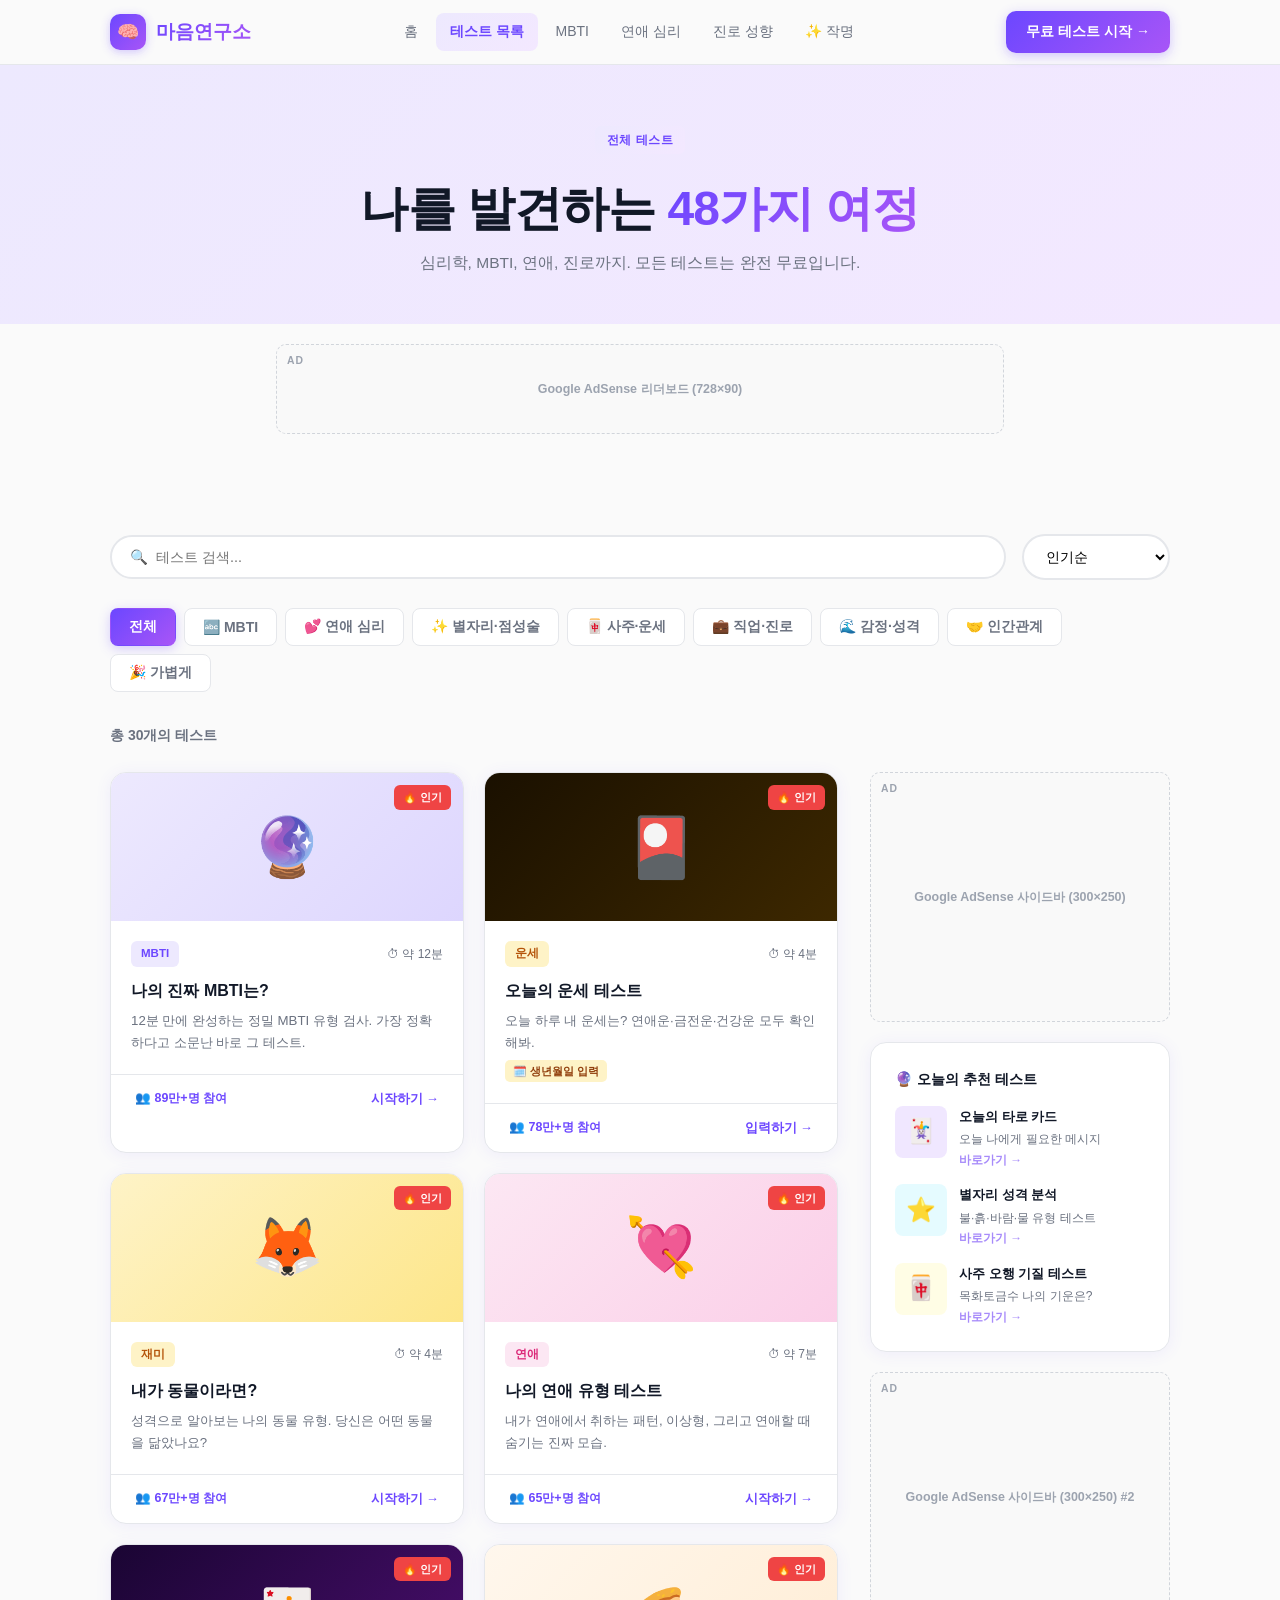
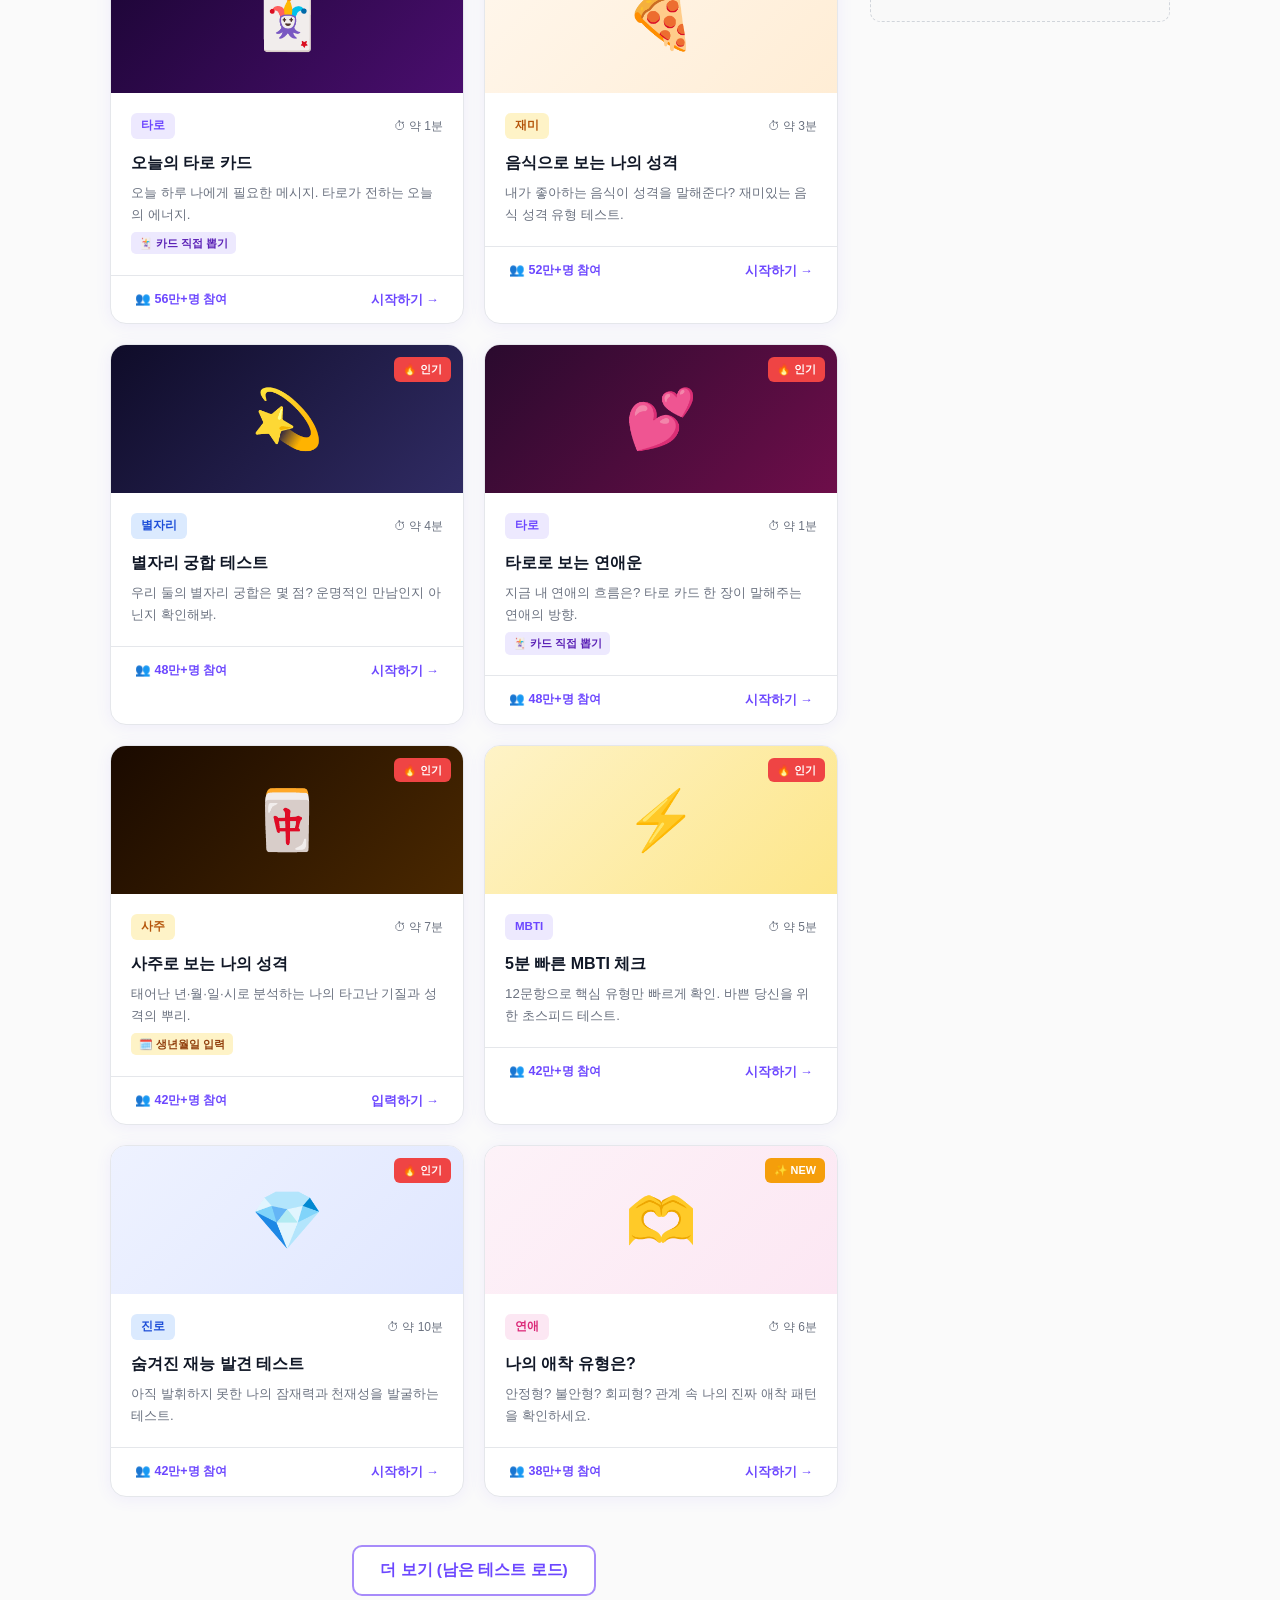
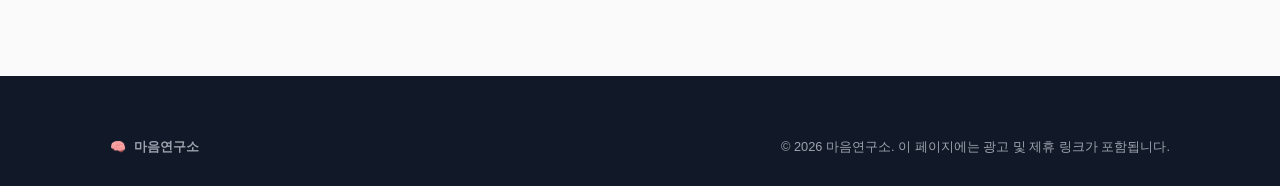
<file: tests.html>
﻿<!DOCTYPE html>
<html lang="ko">
<head>
  <meta charset="UTF-8" />
  <meta name="viewport" content="width=device-width, initial-scale=1.0" />
  <title>테스트 목록 — 마음연구소</title>
  <meta name="description" content="MBTI, 연애 심리, 직업 적성, 감정 유형까지 48가지 무료 심리 테스트. 지금 바로 시작하세요." />
  <link rel="stylesheet" href="style.css" />
  <script async src="https://pagead2.googlesyndication.com/pagead/js/adsbygoogle.js?client=ca-pub-2567294396988257"
     crossorigin="anonymous"></script>
  <style>
    body { font-family: -apple-system, BlinkMacSystemFont, 'Segoe UI', sans-serif; }

    /* 모바일: 사이드바 숨기고 그리드 1열로 */
    @media (max-width: 768px) {
      .tests-layout { grid-template-columns: 1fr !important; }
      .tests-sidebar { display: none !important; }
      .tests-grid   { grid-template-columns: 1fr !important; }
      .tab-group    { gap: 6px !important; }
      .tab-btn      { font-size: 0.78rem !important; padding: 7px 12px !important; }
    }
    @media (min-width: 480px) and (max-width: 768px) {
      .tests-grid { grid-template-columns: repeat(2, 1fr) !important; }
    }
  </style>
  <!-- Google Analytics -->
  <script async src="https://www.googletagmanager.com/gtag/js?id=G-405F4WEG03"></script>
  <script>
    window.dataLayer = window.dataLayer || [];
    function gtag(){dataLayer.push(arguments);}
    gtag('js', new Date());
    gtag('config', 'G-405F4WEG03');
  </script></head>
<body>

<header class="header">
  <div class="header-inner">
    <a href="index.html" class="logo">
      <div class="logo-icon">🧠</div>
      <span class="text-gradient">마음연구소</span>
    </a>
    <nav class="nav">
      <a href="index.html">홈</a>
      <a href="tests.html" class="active">테스트 목록</a>
      <a href="tests.html?cat=mbti">MBTI</a>
      <a href="tests.html?cat=love">연애 심리</a>
      <a href="tests.html?cat=career">진로 성향</a>
      <a href="naming.html">✨ 작명</a>
    </nav>
    <a href="tests.html" class="header-cta">무료 테스트 시작 →</a>
  </div>
</header>

<!-- ===== 리스트 페이지 히어로 ===== -->
<section style="background:var(--gradient-soft);padding:60px 0 48px;">
  <div class="container" style="text-align:center;">
    <div class="section-eyebrow">전체 테스트</div>
    <h1 style="margin:16px 0 12px;">나를 발견하는 <span class="text-gradient">48가지 여정</span></h1>
    <p>심리학, MBTI, 연애, 진로까지. 모든 테스트는 완전 무료입니다.</p>
  </div>
</section>

<!-- ===== 상단 광고 ===== -->
<div class="ad-container container">
  <div class="ad-banner ad-banner-728" style="max-width:728px;margin:0 auto;">
    Google AdSense 리더보드 (728×90)
  </div>
</div>

<section class="section">
  <div class="container">

    <!-- 검색 + 정렬 -->
    <div style="display:flex;gap:16px;margin-bottom:28px;flex-wrap:wrap;align-items:center;">
      <input type="text" id="searchInput" placeholder="🔍  테스트 검색..."
        style="flex:1;min-width:220px;padding:12px 18px;border-radius:50px;
               border:2px solid var(--border);font-size:0.9rem;outline:none;
               transition:border-color 0.2s;"
        onfocus="this.style.borderColor='var(--primary)'"
        onblur="this.style.borderColor='var(--border)'"
        oninput="filterTests()" />
      <select id="sortSelect" onchange="filterTests()"
        style="padding:12px 18px;border-radius:50px;border:2px solid var(--border);
               font-size:0.9rem;outline:none;background:white;cursor:pointer;">
        <option value="popular">인기순</option>
        <option value="new">최신순</option>
        <option value="fast">빠른 테스트순</option>
      </select>
    </div>

    <!-- 카테고리 탭 -->
    <div class="tab-group" id="tabGroup">
      <button class="tab-btn active" data-cat="all" onclick="setTab(this,'all')">전체</button>
      <button class="tab-btn" data-cat="mbti" onclick="setTab(this,'mbti')">🔤 MBTI</button>
      <button class="tab-btn" data-cat="love" onclick="setTab(this,'love')">💕 연애 심리</button>
      <button class="tab-btn" data-cat="astro" onclick="setTab(this,'astro')">✨ 별자리·점성술</button>
      <button class="tab-btn" data-cat="saju" onclick="setTab(this,'saju')">🀄 사주·운세</button>
      <button class="tab-btn" data-cat="career" onclick="setTab(this,'career')">💼 직업·진로</button>
      <button class="tab-btn" data-cat="emotion" onclick="setTab(this,'emotion')">🌊 감정·성격</button>
      <button class="tab-btn" data-cat="relation" onclick="setTab(this,'relation')">🤝 인간관계</button>
      <button class="tab-btn" data-cat="fun" onclick="setTab(this,'fun')">🎉 가볍게</button>
    </div>

    <!-- 결과 카운트 -->
    <div style="display:flex;justify-content:space-between;align-items:center;margin-bottom:24px;">
      <span id="resultCount" style="font-size:0.875rem;color:var(--text-muted);font-weight:600;"></span>
    </div>

    <!-- 사이드 광고 + 그리드 레이아웃 -->
    <div class="tests-layout" style="display:grid;grid-template-columns:1fr 300px;gap:32px;align-items:start;">
      <div>
        <div class="tests-grid grid-3" id="testGrid" style="grid-template-columns:repeat(2,1fr);">
          <!-- JS 렌더링 -->
        </div>
        <!-- 페이지네이션 -->
        <div style="text-align:center;margin-top:48px;" id="paginationArea">
          <button onclick="loadMore()" id="loadMoreBtn"
            class="btn btn-outline">더 보기 (남은 테스트 로드)</button>
        </div>
      </div>

      <!-- 우측 사이드바 광고 -->
      <div class="tests-sidebar" style="position:sticky;top:80px;">
        <div class="ad-banner ad-banner-300" style="margin-bottom:20px;">
          Google AdSense 사이드바 (300×250)
        </div>
        <!-- 제휴 추천 -->
        <div class="card card-body" style="margin-bottom:20px;">
          <h4 style="font-size:0.9rem;margin-bottom:14px;">🔮 오늘의 추천 테스트</h4>
          <a href="test.html?id=tarot-today" style="display:flex;gap:12px;margin-bottom:14px;text-decoration:none;">
            <div style="width:52px;height:52px;border-radius:8px;background:rgba(155,92,255,0.15);
                        display:flex;align-items:center;justify-content:center;font-size:24px;flex-shrink:0;">🃏</div>
            <div>
              <div style="font-size:0.8rem;font-weight:600;color:var(--text);margin-bottom:2px;">오늘의 타로 카드</div>
              <div style="font-size:0.75rem;color:var(--text-muted);">오늘 나에게 필요한 메시지</div>
              <div style="font-size:0.75rem;color:var(--primary-light);font-weight:600;">바로가기 →</div>
            </div>
          </a>
          <a href="test.html?id=zodiac-personality" style="display:flex;gap:12px;margin-bottom:14px;text-decoration:none;">
            <div style="width:52px;height:52px;border-radius:8px;background:rgba(0,212,255,0.1);
                        display:flex;align-items:center;justify-content:center;font-size:24px;flex-shrink:0;">⭐</div>
            <div>
              <div style="font-size:0.8rem;font-weight:600;color:var(--text);margin-bottom:2px;">별자리 성격 분석</div>
              <div style="font-size:0.75rem;color:var(--text-muted);">불·흙·바람·물 유형 테스트</div>
              <div style="font-size:0.75rem;color:var(--primary-light);font-weight:600;">바로가기 →</div>
            </div>
          </a>
          <a href="test.html?id=saju-personality" style="display:flex;gap:12px;text-decoration:none;">
            <div style="width:52px;height:52px;border-radius:8px;background:rgba(255,230,0,0.1);
                        display:flex;align-items:center;justify-content:center;font-size:24px;flex-shrink:0;">🀄</div>
            <div>
              <div style="font-size:0.8rem;font-weight:600;color:var(--text);margin-bottom:2px;">사주 오행 기질 테스트</div>
              <div style="font-size:0.75rem;color:var(--text-muted);">목화토금수 나의 기운은?</div>
              <div style="font-size:0.75rem;color:var(--primary-light);font-weight:600;">바로가기 →</div>
            </div>
          </a>
        </div>
        <div class="ad-banner ad-banner-300">
          Google AdSense 사이드바 (300×250) #2
        </div>
      </div>
    </div>

  </div>
</section>

<footer class="footer">
  <div class="container">
    <div class="footer-bottom" style="border-top:none;padding-top:0;">
      <a href="index.html" style="color:#9CA3AF;display:flex;align-items:center;gap:8px;">
        <span>🧠</span><strong>마음연구소</strong>
      </a>
      <span style="font-size:0.8rem;">© 2026 마음연구소. 이 페이지에는 광고 및 제휴 링크가 포함됩니다.</span>
    </div>
  </div>
</footer>

<script src="quiz-data.js"></script>
<script>
  let currentCat = 'all';
  let visibleCount = 12;

  function setTab(el, cat) {
    document.querySelectorAll('.tab-btn').forEach(b => b.classList.remove('active'));
    el.classList.add('active');
    currentCat = cat;
    visibleCount = 12;
    filterTests();
    // URL 파라미터 업데이트
    const url = new URL(window.location);
    if (cat === 'all') url.searchParams.delete('cat');
    else url.searchParams.set('cat', cat);
    history.replaceState({}, '', url);
  }

  function filterTests() {
    const q = document.getElementById('searchInput').value.toLowerCase();
    const sort = document.getElementById('sortSelect').value;
    let list = TESTS.filter(t => {
      const matchCat = currentCat === 'all' || t.cat === currentCat;
      const matchQ   = !q || t.title.toLowerCase().includes(q) || t.desc.toLowerCase().includes(q);
      return matchCat && matchQ;
    });
    if (sort === 'popular') list.sort((a,b) => b.participants - a.participants);
    else if (sort === 'new') list.sort((a,b) => b.isNew - a.isNew);
    else if (sort === 'fast') list.sort((a,b) => a.questions - b.questions);

    document.getElementById('resultCount').textContent = `총 ${list.length}개의 테스트`;
    const visible = list.slice(0, visibleCount);
    document.getElementById('testGrid').innerHTML = visible.map(t => renderTestCard(t, t.isHot)).join('');
    document.getElementById('loadMoreBtn').style.display =
      visibleCount >= list.length ? 'none' : 'inline-flex';
  }

  function loadMore() {
    visibleCount += 6;
    filterTests();
  }

  // 페이지 로드 시 URL 파라미터 확인
  window.addEventListener('DOMContentLoaded', () => {
    const params = new URLSearchParams(window.location.search);
    const cat = params.get('cat');
    if (cat) {
      const btn = document.querySelector(`[data-cat="${cat}"]`);
      if (btn) setTab(btn, cat);
      else filterTests();
    } else {
      filterTests();
    }
  });
</script>
<nav class="mobile-bottom-nav">
  <div class="mobile-bottom-nav-inner">
    <a href="index.html"   class="mobile-nav-item">  <span class="nav-icon">🏠</span>홈</a>
    <a href="tests.html"   class="mobile-nav-item active"> <span class="nav-icon">🧠</span>테스트</a>
    <a href="saju.html"    class="mobile-nav-item">  <span class="nav-icon">🀄</span>사주</a>
    <a href="astro.html"   class="mobile-nav-item"> <span class="nav-icon">⭐</span>별자리</a>
    <a href="naming.html"  class="mobile-nav-item">  <span class="nav-icon">✨</span>작명</a>
     <a href="pregnancy.html" class="mobile-nav-item"><span class="nav-icon">👶</span>임신운</a>
  </div>
</nav></body>
</html>
</file>
<file: style.css>
/* ===== RESET & BASE ===== */
*, *::before, *::after { box-sizing: border-box; margin: 0; padding: 0; }

:root {
  --primary:       #6C47FF;
  --primary-light: #A78BFA;
  --primary-dark:  #4F32CC;
  --secondary:     #F472B6;
  --accent:        #F59E0B;
  --bg:            #FAFAFA;
  --bg2:           #F3F4F6;
  --card:          #FFFFFF;
  --text:          #111827;
  --text-muted:    #6B7280;
  --border:        #E5E7EB;
  --gradient:      linear-gradient(135deg, #6C47FF 0%, #A855F7 100%);
  --gradient-soft: linear-gradient(135deg, #EDE9FE 0%, #F3E8FF 100%);
  --radius:        16px;
  --radius-sm:     10px;
  --shadow:        0 2px 16px rgba(108,71,255,0.08);
  --shadow-md:     0 4px 24px rgba(108,71,255,0.13);
  --shadow-lg:     0 8px 40px rgba(108,71,255,0.18);
}

html { scroll-behavior: smooth; }
body {
  font-family: -apple-system, BlinkMacSystemFont, 'Segoe UI', 'Noto Sans KR', sans-serif;
  background: var(--bg); color: var(--text);
  line-height: 1.7; font-size: 16px;
}
a { color: inherit; text-decoration: none; }
img { max-width: 100%; display: block; }
button { cursor: pointer; font-family: inherit; border: none; background: none; }

/* ===== TYPOGRAPHY ===== */
h1 { font-size: clamp(1.9rem, 5vw, 3rem); font-weight: 800; line-height: 1.2; letter-spacing: -0.02em; }
h2 { font-size: clamp(1.4rem, 3vw, 2rem);  font-weight: 700; line-height: 1.3; letter-spacing: -0.01em; }
h3 { font-size: 1.1rem; font-weight: 700; }
p  { font-size: 0.97rem; color: var(--text-muted); }
.text-gradient {
  background: var(--gradient);
  -webkit-background-clip: text; -webkit-text-fill-color: transparent; background-clip: text;
}

/* ===== LAYOUT ===== */
.container  { max-width: 1100px; margin: 0 auto; padding: 0 20px; }
.section    { padding: 80px 0; }
.section-sm { padding: 56px 0; }
.grid-2 { display: grid; grid-template-columns: repeat(2,1fr); gap: 20px; }
.grid-3 { display: grid; grid-template-columns: repeat(3,1fr); gap: 20px; }
.grid-4 { display: grid; grid-template-columns: repeat(4,1fr); gap: 16px; }

/* ===== HEADER ===== */
.header {
  position: sticky; top: 0; z-index: 100;
  background: rgba(250,250,250,0.92); backdrop-filter: blur(14px);
  border-bottom: 1px solid var(--border);
}
.header-inner {
  display: flex; align-items: center; justify-content: space-between;
  height: 64px; max-width: 1100px; margin: 0 auto; padding: 0 20px;
}
.logo { display: flex; align-items: center; gap: 10px; font-size: 1.2rem; font-weight: 800; }
.logo-icon {
  width: 36px; height: 36px; border-radius: 10px;
  background: var(--gradient);
  display: flex; align-items: center; justify-content: center; font-size: 18px;
  box-shadow: 0 2px 10px rgba(108,71,255,0.3);
}
.nav { display: flex; gap: 4px; }
.nav a {
  padding: 7px 14px; border-radius: 8px;
  font-size: 0.875rem; font-weight: 500; color: var(--text-muted);
  transition: all 0.18s;
}
.nav a:hover, .nav a.active { background: var(--gradient-soft); color: var(--primary); font-weight: 600; }
.header-cta {
  background: var(--gradient); color: white;
  padding: 9px 20px; border-radius: 10px;
  font-size: 0.875rem; font-weight: 700;
  box-shadow: 0 3px 12px rgba(108,71,255,0.3);
  transition: all 0.2s;
}
.header-cta:hover { transform: translateY(-1px); box-shadow: 0 5px 18px rgba(108,71,255,0.4); }

/* ===== BUTTONS ===== */
.btn {
  display: inline-flex; align-items: center; gap: 8px;
  padding: 13px 26px; border-radius: 10px;
  font-size: 0.97rem; font-weight: 700; transition: all 0.2s;
}
.btn-primary {
  background: var(--gradient); color: white;
  box-shadow: 0 4px 16px rgba(108,71,255,0.3);
}
.btn-primary:hover { transform: translateY(-2px); box-shadow: 0 7px 24px rgba(108,71,255,0.4); }
.btn-outline {
  background: white; color: var(--primary);
  border: 2px solid var(--primary-light);
}
.btn-outline:hover { background: var(--gradient-soft); border-color: var(--primary); }
.btn-lg  { padding: 16px 36px; font-size: 1.05rem; border-radius: 12px; }
.btn-sm  { padding: 9px 18px;  font-size: 0.85rem; border-radius: 8px; }

/* ===== CARD ===== */
.card {
  background: var(--card); border-radius: var(--radius);
  border: 1px solid var(--border); box-shadow: var(--shadow);
  overflow: hidden; transition: all 0.25s;
}
.card:hover { transform: translateY(-4px); box-shadow: var(--shadow-lg); border-color: #D8D0FF; }
.card-body { padding: 24px; }

/* ===== BADGE ===== */
.badge { display: inline-block; padding: 3px 10px; border-radius: 6px; font-size: 0.72rem; font-weight: 700; }
.badge-purple { background: #EDE9FE; color: var(--primary); }
.badge-pink   { background: #FCE7F3; color: #DB2777; }
.badge-yellow { background: #FEF3C7; color: #B45309; }
.badge-green  { background: #D1FAE5; color: #065F46; }
.badge-blue   { background: #DBEAFE; color: #1D4ED8; }
.badge-indigo { background: #E0E7FF; color: #3730A3; }

/* ===== TOP AD BAR ===== */
.top-ad-bar {
  background: var(--gradient); color: white; text-align: center;
  padding: 9px 20px; font-size: 0.875rem; font-weight: 600;
}
.top-ad-bar a { color: white; text-decoration: underline; }

/* ===== HERO ===== */
.hero {
  padding: 90px 0 80px; position: relative; overflow: hidden;
  background: linear-gradient(160deg, #F5F3FF 0%, #FAF5FF 50%, #F0F9FF 100%);
}
.hero::before {
  content: '';
  position: absolute; width: 480px; height: 480px; border-radius: 50%;
  background: radial-gradient(circle, rgba(108,71,255,0.07), transparent 70%);
  top: -100px; right: -60px; pointer-events: none;
}
.hero-inner { display: grid; grid-template-columns: 1fr 400px; align-items: center; gap: 60px; }
.hero-eyebrow {
  display: inline-flex; align-items: center; gap: 8px;
  background: white; border: 1px solid #DDD6FE;
  padding: 6px 16px; border-radius: 8px;
  font-size: 0.82rem; font-weight: 700; color: var(--primary);
  margin-bottom: 20px; box-shadow: var(--shadow);
}
.hero-eyebrow .live-dot {
  width: 7px; height: 7px; border-radius: 50%;
  background: #22C55E; box-shadow: 0 0 6px #22C55E;
  animation: blink 1.6s infinite;
}
@keyframes blink { 0%,100%{opacity:1} 50%{opacity:0.3} }
.hero h1 { margin-bottom: 16px; }
.hero p  { font-size: 1.05rem; margin-bottom: 32px; line-height: 1.8; }
.hero-btns { display: flex; gap: 12px; flex-wrap: wrap; }
.hero-stats {
  display: grid; grid-template-columns: repeat(3,1fr);
  gap: 12px; margin-top: 48px;
}
.hero-stat {
  background: white; border: 1px solid var(--border);
  border-radius: 12px; padding: 16px;
  box-shadow: var(--shadow);
}
.hero-stat-num   { font-size: 1.6rem; font-weight: 800; color: var(--primary); letter-spacing: -0.02em; }
.hero-stat-label { font-size: 0.78rem; color: var(--text-muted); font-weight: 600; margin-top: 2px; }

/* ===== HERO VISUAL ===== */
.hero-visual { position: relative; height: 420px; display: flex; align-items: center; justify-content: center; }
.hero-card-main {
  background: var(--gradient); border-radius: 20px; padding: 28px 24px;
  width: 260px; text-align: center;
  box-shadow: 0 12px 48px rgba(108,71,255,0.35);
  position: relative; z-index: 2;
  animation: float 4s ease-in-out infinite;
}
@keyframes float { 0%,100%{transform:translateY(0) rotate(-1.5deg)} 50%{transform:translateY(-14px) rotate(1deg)} }
.hero-card-main .card-emoji { font-size: 56px; margin-bottom: 12px; display: block; }
.hero-card-main h3 { color: white; font-size: 1rem; margin-bottom: 4px; }
.hero-card-main p  { color: rgba(255,255,255,0.8); font-size: 0.82rem; }
.hero-float-tag {
  position: absolute; background: white; border: 1px solid var(--border);
  border-radius: 10px; padding: 10px 14px;
  font-size: 0.82rem; font-weight: 700; white-space: nowrap;
  box-shadow: var(--shadow-md); color: var(--text);
  animation: tag-float 3.5s ease-in-out infinite;
}
.hft-1 { top: 50px;  left: -30px; animation-delay: 0s; }
.hft-2 { bottom: 90px; left: -40px; animation-delay: 0.7s; }
.hft-3 { top: 70px;  right: -20px; animation-delay: 1.2s; }
.hft-4 { bottom: 60px; right: -10px; animation-delay: 0.4s; }
@keyframes tag-float { 0%,100%{transform:translateY(0)} 50%{transform:translateY(-8px)} }

/* ===== SECTION HEADER ===== */
.section-header { margin-bottom: 44px; }
.section-header.center { text-align: center; }
.section-header p { margin-top: 8px; }
.section-eyebrow {
  display: inline-block;
  background: var(--gradient-soft); color: var(--primary);
  padding: 4px 12px; border-radius: 6px;
  font-size: 0.75rem; font-weight: 800; letter-spacing: 0.04em;
  text-transform: uppercase; margin-bottom: 10px;
}

/* ===== AD BANNER ===== */
.ad-banner {
  background: #F9F9F9; border: 1.5px dashed #D1D5DB;
  border-radius: 10px;
  display: flex; align-items: center; justify-content: center;
  color: #9CA3AF; font-size: 0.78rem; font-weight: 600; position: relative;
}
.ad-banner::before {
  content: 'AD'; position: absolute; top: 7px; left: 10px;
  font-size: 0.65rem; font-weight: 800; color: #9CA3AF; letter-spacing: 0.1em;
}
.ad-banner-728 { width: 100%; height: 90px; }
.ad-banner-300 { width: 100%; height: 250px; }
.ad-container  { padding: 20px 0; }

/* ===== TEST CARD ===== */
.test-card { cursor: pointer; position: relative; }
.test-card-thumb {
  height: 148px; display: flex; align-items: center; justify-content: center;
  font-size: 58px; transition: transform 0.3s;
}
.test-card:hover .test-card-thumb { transform: scale(1.06); }
.test-card-meta { display: flex; align-items: center; gap: 8px; margin-bottom: 10px; flex-wrap: wrap; }
.test-count { font-size: 0.75rem; color: var(--text-muted); margin-left: auto; }
.test-card h3 { margin-bottom: 6px; font-size: 1rem; color: var(--text); }
.test-card p  { font-size: 0.83rem; line-height: 1.65; }
.test-card-footer {
  padding: 13px 24px; border-top: 1px solid var(--border);
  display: flex; align-items: center; justify-content: space-between;
}
.test-stat       { font-size: 0.78rem; color: var(--text-muted); }
.test-stat span  { color: var(--primary); font-weight: 700; }
.popular-tag {
  position: absolute; top: 12px; right: 12px;
  background: #EF4444; color: white;
  padding: 3px 9px; border-radius: 6px;
  font-size: 0.68rem; font-weight: 800; text-transform: uppercase;
}

/* ===== CATEGORY CARD ===== */
.cat-card {
  text-align: center; padding: 28px 16px;
  border-radius: var(--radius); border: 1px solid var(--border);
  background: white; transition: all 0.22s;
  text-decoration: none; color: var(--text); display: block;
}
.cat-card:hover {
  border-color: var(--primary-light); background: var(--gradient-soft);
  transform: translateY(-4px); box-shadow: var(--shadow-md);
}
.cat-card .cat-emoji { font-size: 2.4rem; margin-bottom: 10px; display: block; transition: transform 0.25s; }
.cat-card:hover .cat-emoji { transform: scale(1.15); }
.cat-card h3 { font-size: 0.9rem; margin-bottom: 4px; }
.cat-card p  { font-size: 0.78rem; }

/* ===== REVIEW ===== */
.review-card { padding: 24px; }
.review-stars { font-size: 1rem; margin-bottom: 10px; }
.review-text  { font-size: 0.9rem; color: var(--text); line-height: 1.8; margin-bottom: 16px; }
.review-author { display: flex; align-items: center; gap: 10px; }
.review-avatar {
  width: 36px; height: 36px; border-radius: 10px;
  display: flex; align-items: center; justify-content: center;
  color: white; font-weight: 800; font-size: 0.875rem;
}
.review-name { font-weight: 700; font-size: 0.875rem; }
.review-sub  { font-size: 0.75rem; color: var(--text-muted); }

/* ===== CTA ===== */
.cta-section {
  background: var(--gradient); border-radius: 24px;
  padding: 72px 48px; text-align: center; position: relative; overflow: hidden;
}
.cta-section h2 { color: white; margin-bottom: 12px; }
.cta-section p  { color: rgba(255,255,255,0.85); font-size: 1.05rem; margin-bottom: 32px; }
.cta-section .btn {
  background: white; color: var(--primary); font-weight: 800;
  box-shadow: 0 4px 20px rgba(0,0,0,0.15);
}
.cta-section .btn:hover { transform: translateY(-2px); box-shadow: 0 8px 28px rgba(0,0,0,0.2); }
.cta-bg-circle {
  position: absolute; border-radius: 50%; pointer-events: none;
  background: rgba(255,255,255,0.07);
}

/* ===== TAB ===== */
.tab-group { display: flex; gap: 8px; flex-wrap: wrap; margin-bottom: 32px; }
.tab-btn {
  padding: 9px 18px; border-radius: 8px;
  font-size: 0.875rem; font-weight: 600;
  background: white; color: var(--text-muted); border: 1px solid var(--border);
  transition: all 0.18s;
}
.tab-btn:hover, .tab-btn.active {
  background: var(--gradient); color: white; border-color: transparent;
  box-shadow: 0 3px 12px rgba(108,71,255,0.25);
}

/* ===== QUIZ UI ===== */
.quiz-wrapper { max-width: 680px; margin: 0 auto; padding: 40px 20px 80px; }
.quiz-progress-bar {
  width: 100%; height: 6px; background: var(--border);
  border-radius: 3px; margin-bottom: 44px; overflow: hidden;
}
.quiz-progress-fill {
  height: 100%; background: var(--gradient);
  border-radius: 3px; transition: width 0.4s ease;
}
.quiz-step { font-size: 0.8rem; color: var(--text-muted); margin-bottom: 6px; font-weight: 600; }
.quiz-question {
  font-size: clamp(1.1rem, 2.5vw, 1.35rem);
  font-weight: 700; color: var(--text); margin-bottom: 28px; line-height: 1.55;
}
.quiz-options { display: flex; flex-direction: column; gap: 10px; }
.quiz-option {
  display: flex; align-items: center; gap: 14px;
  padding: 16px 20px; border-radius: 12px;
  border: 1.5px solid var(--border); background: white;
  font-size: 0.95rem; font-weight: 500; color: var(--text);
  cursor: pointer; transition: all 0.18s; text-align: left;
}
.quiz-option:hover  { border-color: var(--primary-light); background: var(--gradient-soft); transform: translateX(4px); }
.quiz-option.selected { border-color: var(--primary); background: var(--gradient-soft); color: var(--primary-dark); }
.quiz-option-letter {
  width: 32px; height: 32px; border-radius: 8px;
  background: #F3F4F6; color: var(--text-muted);
  display: flex; align-items: center; justify-content: center;
  font-weight: 700; font-size: 0.82rem; flex-shrink: 0;
}
.quiz-option.selected .quiz-option-letter { background: var(--gradient); color: white; }

/* ===== 생년월일 입력 UI ===== */
.birth-input-screen {
  max-width: 540px; margin: 0 auto; padding: 48px 20px 80px;
}
.birth-input-screen h2 { margin-bottom: 8px; }
.birth-input-screen > p { margin-bottom: 36px; font-size: 1rem; }
.birth-person-card {
  background: white; border: 1.5px solid var(--border);
  border-radius: var(--radius); padding: 24px; margin-bottom: 16px;
}
.birth-person-card h4 {
  font-size: 0.9rem; font-weight: 700; color: var(--primary);
  margin-bottom: 16px; display: flex; align-items: center; gap: 8px;
}
.birth-row { display: grid; grid-template-columns: 1fr 1fr 1fr; gap: 10px; margin-bottom: 12px; }
.birth-input-wrap { display: flex; flex-direction: column; gap: 5px; }
.birth-input-wrap label { font-size: 0.75rem; font-weight: 600; color: var(--text-muted); }
.birth-input-wrap input, .birth-input-wrap select {
  padding: 11px 14px; border-radius: 8px;
  border: 1.5px solid var(--border); font-size: 0.9rem; font-family: inherit;
  color: var(--text); background: white; outline: none; transition: border-color 0.2s;
  width: 100%;
}
.birth-input-wrap input:focus, .birth-input-wrap select:focus { border-color: var(--primary); }
.birth-name-input {
  width: 100%; padding: 11px 14px; border-radius: 8px;
  border: 1.5px solid var(--border); font-size: 0.9rem; font-family: inherit;
  color: var(--text); background: white; outline: none; transition: border-color 0.2s;
}
.birth-name-input:focus { border-color: var(--primary); }

/* ===== RESULT PAGE ===== */
.result-hero {
  background: var(--gradient); padding: 56px 20px; text-align: center;
  color: white; position: relative; overflow: hidden;
}
.result-hero::before {
  content: ''; position: absolute; width: 400px; height: 400px; border-radius: 50%;
  background: rgba(255,255,255,0.06); top: -150px; right: -80px; pointer-events: none;
}
.result-type-badge {
  display: inline-block; background: rgba(255,255,255,0.2);
  border: 2px solid rgba(255,255,255,0.45);
  padding: 8px 28px; border-radius: 10px;
  font-size: 2rem; font-weight: 900; letter-spacing: 0.08em; margin-bottom: 14px;
}
.result-hero h2 { color: white; font-size: 1.5rem; margin-bottom: 8px; }
.result-hero p  { color: rgba(255,255,255,0.85); }
.result-section { max-width: 800px; margin: 0 auto; padding: 0 20px; }
.result-card {
  background: white; border-radius: var(--radius);
  border: 1px solid var(--border); padding: 28px;
  margin: 20px 0; box-shadow: var(--shadow);
}
.result-card h3 { margin-bottom: 14px; display: flex; align-items: center; gap: 8px; }
.result-icon { font-size: 1.3rem; }
.trait-bar { margin: 10px 0; }
.trait-label { display: flex; justify-content: space-between; font-size: 0.85rem; font-weight: 600; margin-bottom: 5px; }
.trait-track { height: 8px; background: #F3F4F6; border-radius: 4px; overflow: hidden; }
.trait-fill  { height: 100%; border-radius: 4px; background: var(--gradient); transition: width 1s ease; }
.affiliate-grid { display: grid; grid-template-columns: repeat(2,1fr); gap: 14px; margin-top: 16px; }
.affiliate-item {
  display: flex; gap: 12px; align-items: flex-start;
  padding: 14px; border-radius: 10px; border: 1px solid var(--border);
  background: #FAFAFA; transition: all 0.2s; text-decoration: none; color: var(--text);
}
.affiliate-item:hover { border-color: var(--primary-light); background: var(--gradient-soft); }
.affiliate-thumb {
  width: 50px; height: 50px; border-radius: 8px; background: var(--gradient-soft);
  display: flex; align-items: center; justify-content: center; font-size: 24px; flex-shrink: 0;
}
.affiliate-info h4 { font-size: 0.85rem; margin-bottom: 2px; }
.affiliate-info p  { font-size: 0.78rem; margin-bottom: 6px; }
.affiliate-link    { font-size: 0.78rem; font-weight: 700; color: var(--primary); }
.share-btns { display: flex; gap: 10px; margin-top: 16px; flex-wrap: wrap; }
.share-btn {
  flex: 1; min-width: 110px; padding: 12px 16px; border-radius: 10px;
  font-size: 0.875rem; font-weight: 700;
  display: flex; align-items: center; justify-content: center; gap: 7px;
  transition: all 0.2s;
}
.share-kakao   { background: #FEE500; color: #1A1A1A; }
.share-copy    { background: var(--gradient-soft); color: var(--primary); border: 1.5px solid var(--primary-light); }
.share-twitter { background: #1DA1F2; color: white; }
.share-kakao:hover, .share-copy:hover, .share-twitter:hover { transform: translateY(-2px); filter: brightness(0.97); }

/* ===== FOOTER ===== */
.footer { background: #111827; color: #9CA3AF; padding: 60px 0 28px; }
.footer-grid { display: grid; grid-template-columns: 2fr 1fr 1fr 1fr; gap: 40px; margin-bottom: 44px; }
.footer-brand .logo { margin-bottom: 14px; color: white; }
.footer-brand p { font-size: 0.875rem; line-height: 1.9; }
.footer h4 { font-size: 0.8rem; font-weight: 800; color: #E5E7EB; margin-bottom: 14px; text-transform: uppercase; letter-spacing: 0.05em; }
.footer ul { list-style: none; }
.footer ul li { margin-bottom: 9px; }
.footer ul li a { font-size: 0.875rem; color: #9CA3AF; transition: color 0.2s; }
.footer ul li a:hover { color: var(--primary-light); }
.footer-bottom {
  border-top: 1px solid #1F2937; padding-top: 22px;
  display: flex; justify-content: space-between; align-items: center;
  font-size: 0.8rem; flex-wrap: wrap; gap: 8px;
}
.footer-disclaimer { font-size: 0.75rem; color: #4B5563; margin-top: 10px; line-height: 1.7; }

/* ===== FLOAT AD ===== */
.float-ad {
  position: fixed; bottom: 24px; right: 24px; width: 300px;
  background: white; border-radius: var(--radius);
  border: 1px solid var(--border); box-shadow: var(--shadow-lg);
  z-index: 90; overflow: hidden;
}
.float-ad-close { position: absolute; top: 8px; right: 10px; font-size: 1.1rem; color: var(--text-muted); }
.float-ad-inner { padding: 12px; height: 120px; display: flex; align-items: center; justify-content: center; font-size: 0.75rem; color: #9CA3AF; }

/* ===== ANIMATIONS ===== */
@keyframes fadeUp { from{opacity:0;transform:translateY(22px)} to{opacity:1;transform:translateY(0)} }
.fade-up   { animation: fadeUp 0.55s ease both; }
.fade-up-2 { animation: fadeUp 0.55s 0.1s ease both; }
.fade-up-3 { animation: fadeUp 0.55s 0.2s ease both; }
@keyframes pulse-btn {
  0%,100% { box-shadow: 0 4px 16px rgba(108,71,255,0.3); }
  50%      { box-shadow: 0 6px 28px rgba(108,71,255,0.5); }
}
.pulse { animation: pulse-btn 2.2s infinite; }

/* ===== MOBILE ===== */
@media (max-width:768px) {
  .grid-2,.grid-3,.grid-4 { grid-template-columns:1fr; }
  .footer-grid { grid-template-columns:1fr 1fr; }
  .hero-inner  { grid-template-columns:1fr; }
  .hero-visual { display:none; }
  .nav { display:none; }
  .affiliate-grid { grid-template-columns:1fr; }
  .float-ad { display:none; }
  .hero-stats { grid-template-columns:repeat(3,1fr); }
  .birth-row { grid-template-columns:1fr 1fr; }
  /* 공통 폼 모바일 */
  .container { padding: 0 14px; }
  .section    { padding: 56px 0; }
  .section-sm { padding: 40px 0; }
  .quiz-wrapper { padding: 28px 14px 60px; }
  .birth-input-screen { padding: 32px 14px 60px; }
  .birth-person-card  { padding: 18px 14px; }
  .result-section     { padding: 0 14px; }
  /* 카드 */
  .card-body { padding: 18px; }
  .result-card { padding: 20px 16px; }
  /* 버튼 */
  .btn-lg { padding: 14px 24px; font-size: 0.97rem; }
  /* 헤더 */
  .header-cta { font-size: 0.78rem; padding: 7px 12px; }
  /* 탭 */
  .tab-group { gap: 5px; }
  .tab-btn   { font-size: 0.78rem; padding: 7px 10px; }
  /* 하단 여백 (바텀 탭바 공간) */
  body { padding-bottom: 64px; }
}

/* ===== 모바일 하단 탭 내비게이션 ===== */
.mobile-bottom-nav {
  display: none;
  position: fixed; bottom: 0; left: 0; right: 0; z-index: 200;
  background: white; border-top: 1px solid var(--border);
  box-shadow: 0 -2px 16px rgba(0,0,0,0.08);
  height: 64px;
}
.mobile-bottom-nav-inner {
  display: flex; height: 100%;
}
.mobile-nav-item {
  flex: 1; display: flex; flex-direction: column;
  align-items: center; justify-content: center;
  gap: 3px; text-decoration: none;
  color: var(--text-muted); font-size: 0.62rem; font-weight: 600;
  transition: color 0.18s; border: none; background: none;
  padding: 0;
}
.mobile-nav-item .nav-icon { font-size: 1.3rem; line-height: 1; }
.mobile-nav-item.active,
.mobile-nav-item:hover { color: var(--primary); }
@media (max-width: 768px) {
  .mobile-bottom-nav { display: block; }
}
@media (max-width:480px) {
  .footer-grid { grid-template-columns:1fr; }
  .share-btns  { flex-direction:column; }
  .hero-stats  { grid-template-columns:1fr 1fr; }
  .birth-row   { grid-template-columns:1fr; }
}

/* ===== 크레딧 시스템 ===== */

/* 헤더 배지 */
.credit-badge-wrap {
  display: inline-flex; align-items: center; gap: 5px;
  background: linear-gradient(135deg, #FFF7ED, #FEF3C7);
  border: 1.5px solid #FCD34D; border-radius: 20px;
  padding: 5px 12px; cursor: pointer; transition: all 0.2s;
  font-size: 0.82rem; font-weight: 700; color: #92400E;
  box-shadow: 0 2px 8px rgba(252,211,77,0.25);
  user-select: none;
}
.credit-badge-wrap:hover { transform: translateY(-1px); box-shadow: 0 4px 14px rgba(252,211,77,0.4); }
.credit-badge-wrap.credit-low { background: linear-gradient(135deg, #FFF1F2, #FFE4E6); border-color: #FCA5A5; color: #991B1B; }
.credit-coin { font-size: 1rem; }
.credit-badge-count { font-size: 0.95rem; font-weight: 900; }
.credit-badge-label { font-size: 0.72rem; font-weight: 600; opacity: 0.75; }

/* 크레딧 모달 */
.credit-modal-overlay {
  display: none; position: fixed; inset: 0;
  background: rgba(0,0,0,0.55); z-index: 2000;
  align-items: center; justify-content: center; padding: 20px;
}
.credit-modal-overlay.open { display: flex; }
.credit-modal {
  background: white; border-radius: 24px; padding: 32px 24px;
  max-width: 380px; width: 100%;
  box-shadow: 0 24px 80px rgba(0,0,0,0.2);
  animation: cmPop 0.22s cubic-bezier(0.34,1.56,0.64,1);
}
@keyframes cmPop { from { opacity:0; transform:scale(0.88); } to { opacity:1; transform:scale(1); } }
.cm-header { text-align: center; margin-bottom: 8px; }
.cm-coin { font-size: 2.8rem; margin-bottom: 8px; }
.cm-header h3 { font-size: 1.2rem; font-weight: 800; }
.cm-count {
  text-align: center; font-size: 3rem; font-weight: 900;
  color: var(--primary); margin: 12px 0 14px; line-height: 1;
}
.cm-count span { font-size: 1.1rem; font-weight: 700; margin-left: 4px; }
.cm-count.cm-low { color: #DC2626; }
.cm-desc {
  text-align: center; font-size: 0.87rem; color: var(--text-muted);
  line-height: 1.7; margin-bottom: 20px;
}
.cm-earn-list { display: flex; flex-direction: column; gap: 10px; margin-bottom: 20px; }
.cm-earn-item {
  display: flex; align-items: center; gap: 12px;
  padding: 14px 14px; border-radius: 12px;
  border: 1.5px solid var(--border); background: #FAFAFA;
}
.cm-earn-icon { font-size: 1.5rem; flex-shrink: 0; }
.cm-earn-title { font-size: 0.88rem; font-weight: 700; color: var(--text); }
.cm-earn-sub { font-size: 0.78rem; color: var(--text-muted); margin-top: 2px; }
.cm-earn-btn {
  margin-left: auto; flex-shrink: 0;
  padding: 7px 14px; border-radius: 20px;
  background: var(--gradient); color: white;
  border: none; font-size: 0.78rem; font-weight: 700; cursor: pointer;
  transition: opacity 0.2s;
}
.cm-earn-btn:hover { opacity: 0.85; }
.cm-close-btn {
  width: 100%; padding: 13px; border-radius: 12px;
  background: #F3F4F6; border: none; font-size: 0.9rem;
  font-weight: 700; color: var(--text-muted); cursor: pointer;
}

/* 크레딧 부족 차단 오버레이 (테스트 인트로) */
.credit-block-overlay {
  position: absolute; inset: 0; border-radius: 20px;
  background: rgba(255,255,255,0.92); backdrop-filter: blur(6px);
  display: flex; flex-direction: column; align-items: center;
  justify-content: center; gap: 12px; z-index: 10; padding: 24px;
  text-align: center;
}
.credit-block-overlay h4 { font-size: 1.1rem; font-weight: 800; color: #DC2626; }
.credit-block-overlay p { font-size: 0.87rem; color: var(--text-muted); line-height: 1.7; }

/* 공유 버튼 (결과/메인) */
.share-credit-btn {
  display: inline-flex; align-items: center; gap: 8px;
  padding: 13px 22px; border-radius: 12px;
  background: linear-gradient(135deg, #F59E0B, #F97316);
  color: white; font-size: 0.9rem; font-weight: 800;
  border: none; cursor: pointer; transition: all 0.2s;
  box-shadow: 0 4px 16px rgba(245,158,11,0.35);
}
.share-credit-btn:hover { transform: translateY(-2px); box-shadow: 0 6px 22px rgba(245,158,11,0.45); }
.share-credit-badge {
  background: rgba(255,255,255,0.25); border-radius: 6px;
  padding: 2px 7px; font-size: 0.75rem; font-weight: 800;
}

/* 공유 섹션 박스 */
.share-credit-box {
  background: linear-gradient(135deg, #FFFBEB, #FEF3C7);
  border: 1.5px solid #FCD34D; border-radius: 16px;
  padding: 20px 20px; margin: 20px 0;
  display: flex; align-items: center; gap: 16px; flex-wrap: wrap;
}
.share-credit-box .scb-text { flex: 1; min-width: 180px; }
.share-credit-box .scb-title { font-size: 0.92rem; font-weight: 800; color: #92400E; margin-bottom: 4px; }
.share-credit-box .scb-sub { font-size: 0.8rem; color: #B45309; line-height: 1.6; }

/* 토스트 */
.credit-toast {
  position: fixed; bottom: 80px; left: 50%; transform: translateX(-50%) translateY(20px);
  background: #1F2937; color: white; padding: 12px 22px;
  border-radius: 50px; font-size: 0.88rem; font-weight: 700;
  z-index: 3000; opacity: 0; transition: all 0.3s; pointer-events: none;
  white-space: nowrap; box-shadow: 0 4px 20px rgba(0,0,0,0.3);
}
.credit-toast.show { opacity: 1; transform: translateX(-50%) translateY(0); }

@media (max-width: 480px) {
  .credit-modal { padding: 24px 18px; }
  .share-credit-box { flex-direction: column; align-items: flex-start; }
}
</file>
